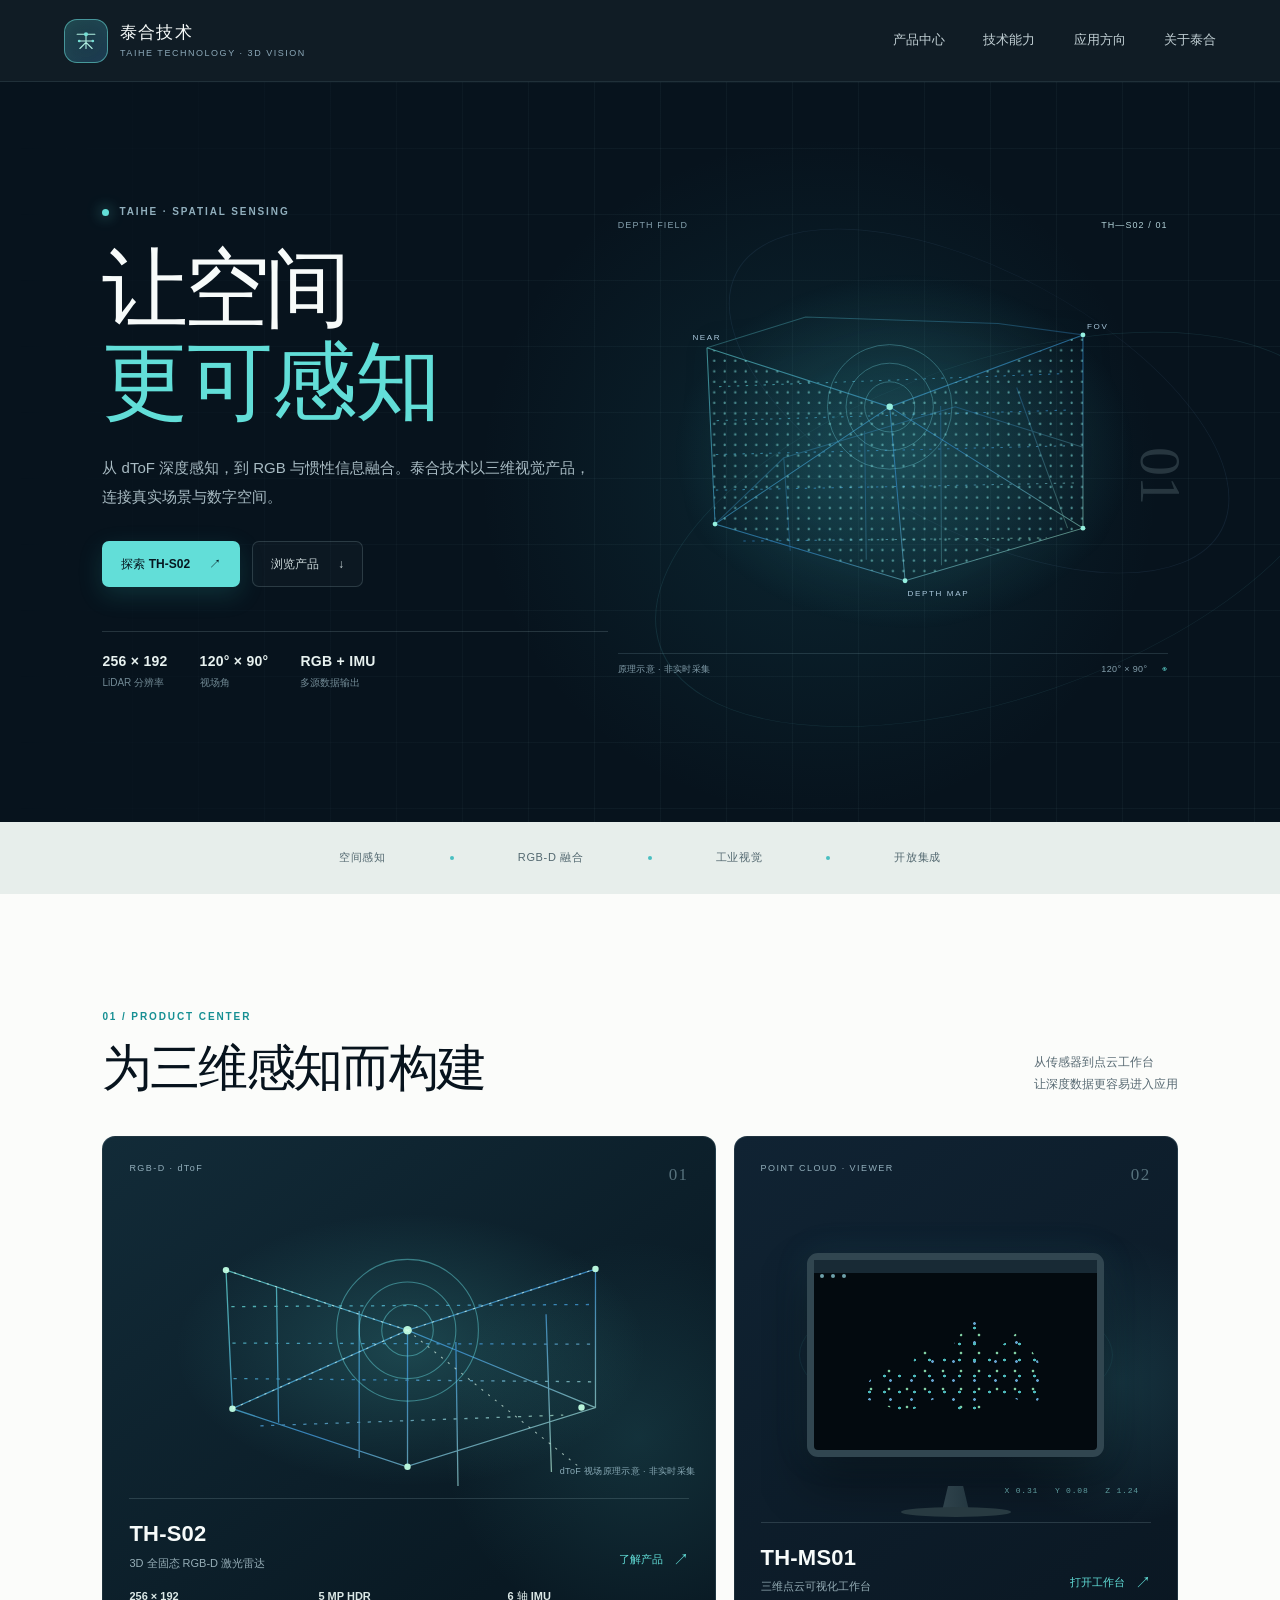
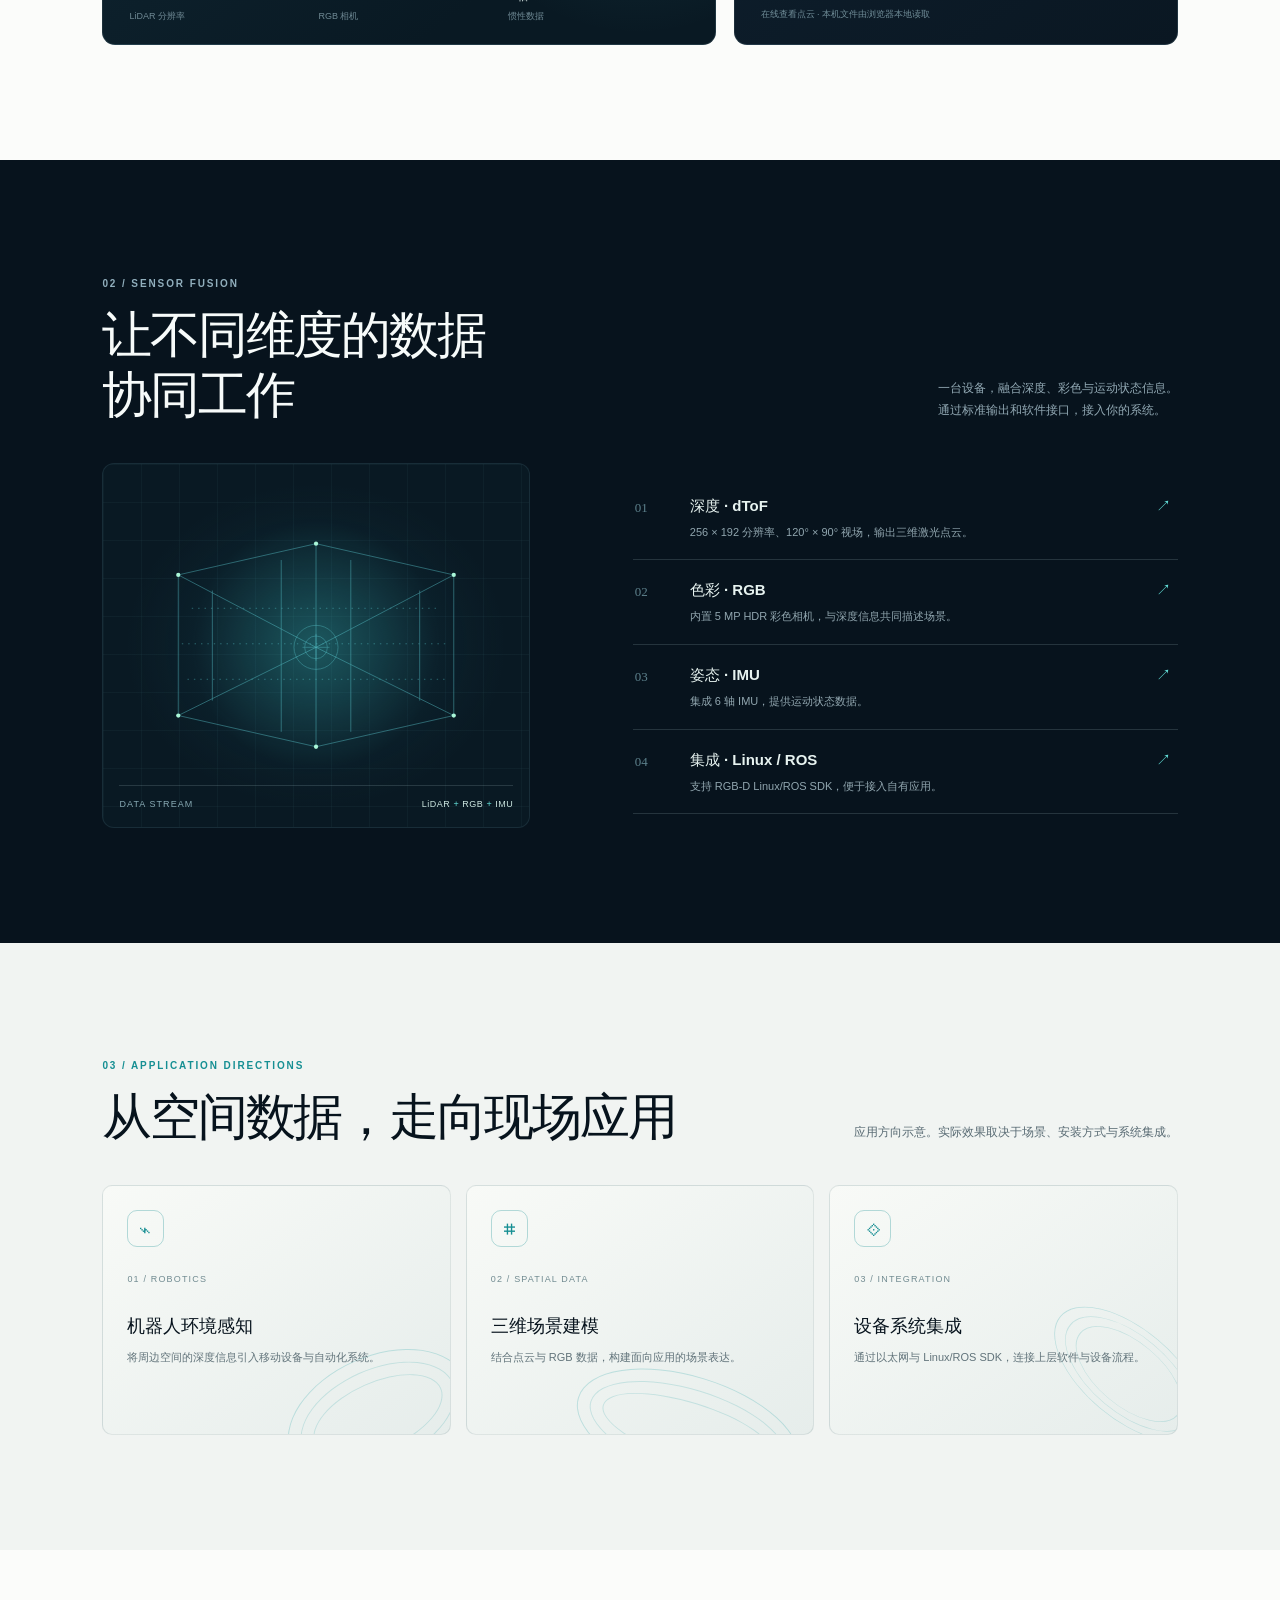
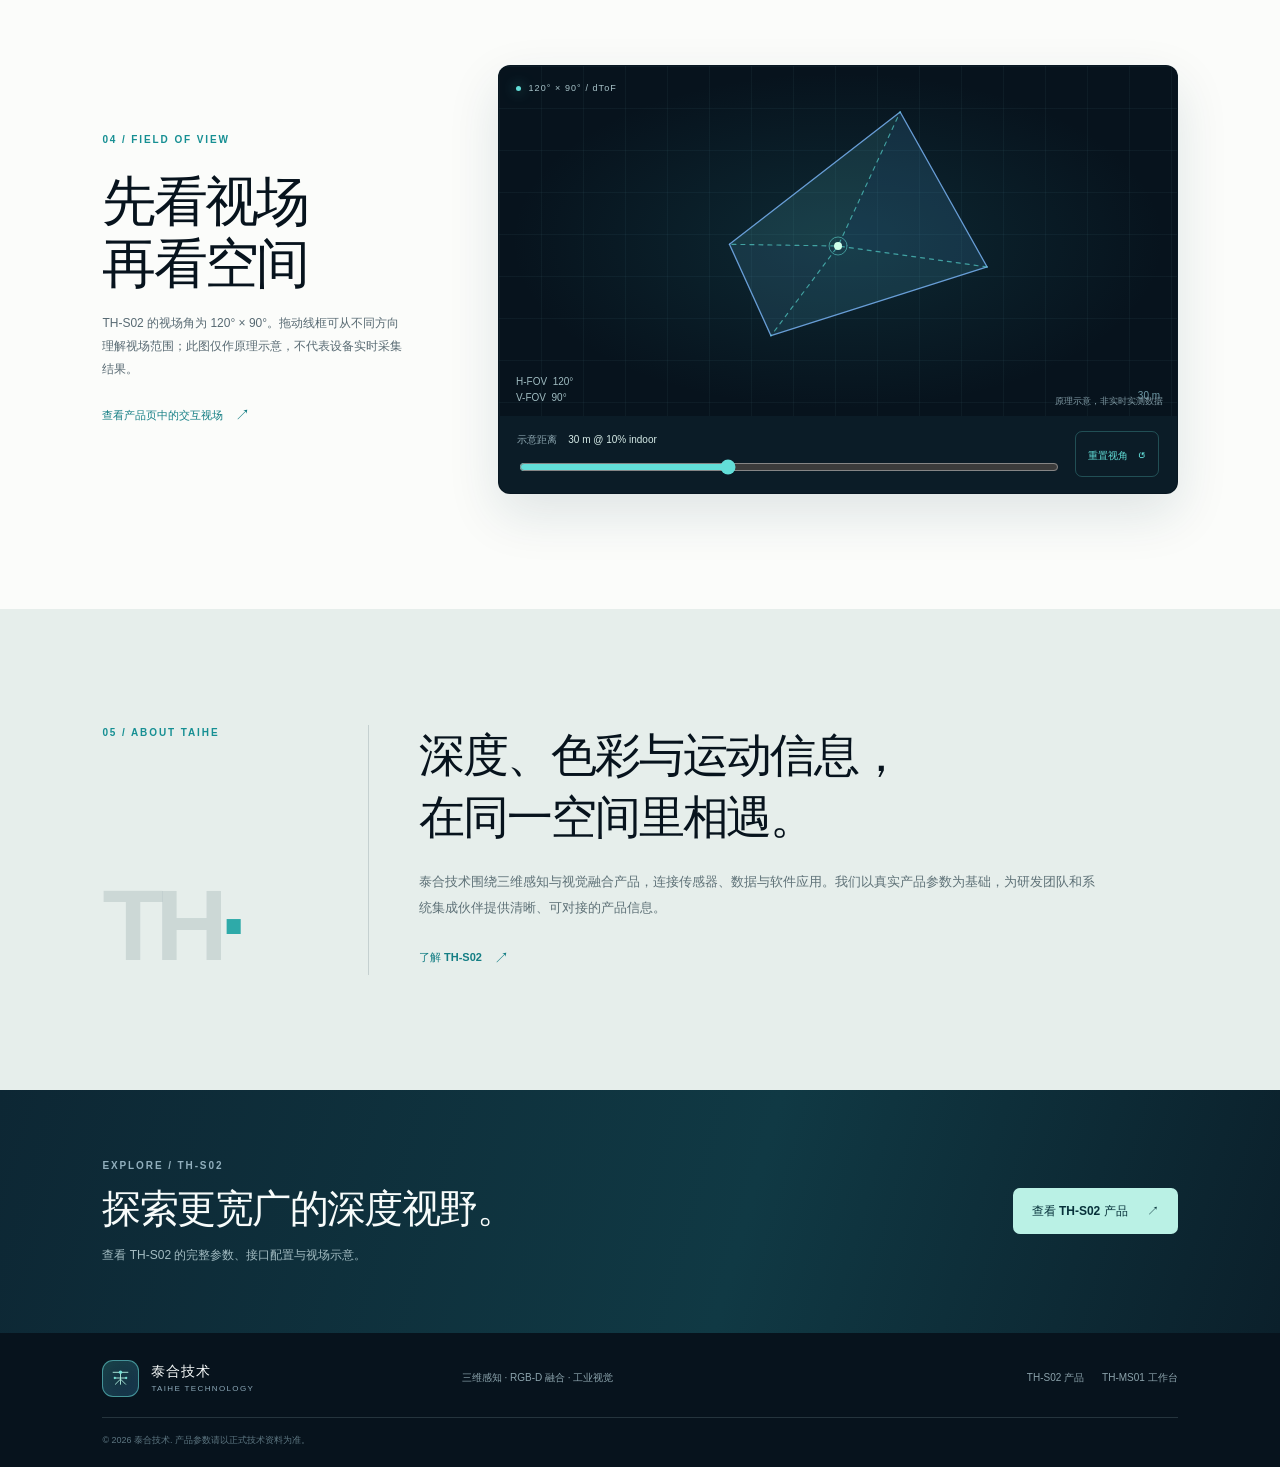
<file: index.html>
<!doctype html>
<html lang="zh-CN">
  <head>
    <meta charset="utf-8">
    <meta name="viewport" content="width=device-width, initial-scale=1">
    <meta name="theme-color" content="#07131d">
    <meta name="description" content="泰合技术专注三维感知与视觉融合产品，了解 TH-S02 RGB-D 激光雷达与 TH-MS01 点云工作台。">
    <title>泰合技术 | 三维感知与视觉融合</title>
    <link rel="icon" href="assets/images/favicon.svg" type="image/svg+xml">
    <link rel="stylesheet" href="assets/css/site.css">
    <script type="module" src="assets/js/site.js"></script>
  </head>
  <body>
    <a class="skip-link" href="#main-content">跳转到主要内容</a>
    <header class="site-header">
      <a class="brand" href="index.html" aria-label="泰合技术首页">
        <span class="brand-mark" aria-hidden="true">
          <svg viewBox="0 0 44 44"><path d="M9 12h26M22 12v21M12 22h20M13 33l9-9 9 9"/><circle cx="22" cy="12" r="3"/><circle cx="12" cy="22" r="2"/><circle cx="32" cy="22" r="2"/></svg>
        </span>
        <span class="brand-words"><strong>泰合技术</strong><small>TAIHE TECHNOLOGY · 3D VISION</small></span>
      </a>
      <button class="menu-toggle" type="button" aria-expanded="false" aria-controls="site-navigation" data-menu-toggle>
        <span></span><span></span><span class="visually-hidden">打开导航菜单</span>
      </button>
      <nav class="site-nav" id="site-navigation" aria-label="主导航" data-site-nav>
        <a href="#products">产品中心</a>
        <a href="#capabilities">技术能力</a>
        <a href="#applications">应用方向</a>
        <a href="#about">关于泰合</a>
      </nav>
    </header>

    <main id="main-content">
      <section class="hero hero-home" aria-labelledby="home-title">
        <div class="hero-backdrop" aria-hidden="true">
          <div class="backdrop-orbit orbit-one"></div>
          <div class="backdrop-orbit orbit-two"></div>
          <div class="backdrop-glow"></div>
        </div>
        <div class="hero-copy">
          <p class="eyebrow"><span class="status-dot"></span> TAIHE · SPATIAL SENSING</p>
          <h1 id="home-title">让空间<br><em>更可感知</em></h1>
          <p class="hero-lede">从 dToF 深度感知，到 RGB 与惯性信息融合。泰合技术以三维视觉产品，连接真实场景与数字空间。</p>
          <div class="hero-actions">
            <a class="button button-primary" href="s02.html">探索 TH-S02 <span aria-hidden="true">↗</span></a>
            <a class="button button-quiet" href="#products">浏览产品 <span aria-hidden="true">↓</span></a>
          </div>
          <div class="hero-spec-strip" aria-label="TH-S02 核心参数">
            <span><strong>256 × 192</strong><small>LiDAR 分辨率</small></span>
            <span><strong>120° × 90°</strong><small>视场角</small></span>
            <span><strong>RGB + IMU</strong><small>多源数据输出</small></span>
          </div>
        </div>
        <div class="hero-visual" aria-label="三维感知视场原理示意">
          <div class="visual-label visual-label-top"><span>DEPTH FIELD</span><b>TH—S02 / 01</b></div>
          <svg class="hero-scan" viewBox="0 0 680 520" role="img" aria-label="由点阵和线框构成的三维视场原理图，不代表实时采集数据">
            <defs>
              <linearGradient id="scan-line" x1="0" y1="0" x2="1" y2="1"><stop stop-color="#68e1dc"/><stop offset=".55" stop-color="#3696df"/><stop offset="1" stop-color="#b1f5c1"/></linearGradient>
              <radialGradient id="scan-glow"><stop stop-color="#56dce3" stop-opacity=".22"/><stop offset="1" stop-color="#56dce3" stop-opacity="0"/></radialGradient>
              <pattern id="scan-dots" width="13" height="13" patternUnits="userSpaceOnUse"><circle cx="2" cy="2" r="1.4" fill="#82e6e2" opacity=".8"/></pattern>
            </defs>
            <ellipse cx="354" cy="270" rx="285" ry="220" fill="url(#scan-glow)"/>
            <g fill="none" stroke="url(#scan-line)" stroke-width="1.3" opacity=".58">
              <path d="M110 142 336 215 575 126M110 142 120 360 355 430 575 365 575 126M120 360 336 215 355 430M336 215 575 365"/>
              <path d="m110 142 122-38 238 8 105 14M120 360l85-82 212-63 158 50M205 278l8 115m92-148 2 159m92-190 1 197m93-220 63 174" opacity=".55"/>
              <path d="M125 190 548 174M122 232 555 219M121 274 563 263M121 318 570 309M155 381 530 377" stroke-dasharray="3 8"/>
            </g>
            <path d="M110 142 336 215 575 126 575 365 355 430 120 360Z" fill="url(#scan-dots)" opacity=".72"/>
            <g fill="#95f0df">
              <circle cx="336" cy="215" r="4"/><circle cx="575" cy="126" r="3"/><circle cx="575" cy="365" r="3"/><circle cx="355" cy="430" r="3"/><circle cx="120" cy="360" r="3"/>
            </g>
            <g fill="none" stroke="#72d8e2" stroke-width="1" opacity=".42"><circle cx="336" cy="215" r="31"/><circle cx="336" cy="215" r="54"/><circle cx="336" cy="215" r="77"/></g>
            <g fill="#a9c7db" font-family="Arial, sans-serif" font-size="10" letter-spacing="2"><text x="92" y="132">NEAR</text><text x="580" y="119">FOV</text><text x="358" y="449">DEPTH MAP</text></g>
          </svg>
          <div class="visual-label visual-label-bottom"><span>原理示意 · 非实时采集</span><span>120° × 90° <i>◉</i></span></div>
          <div class="visual-index" aria-hidden="true">01</div>
        </div>
      </section>

      <section class="trust-ribbon" aria-label="产品组合">
        <span>空间感知</span><i></i><span>RGB-D 融合</span><i></i><span>工业视觉</span><i></i><span>开放集成</span>
      </section>

      <section class="section section-products" id="products" aria-labelledby="products-title">
        <div class="section-heading">
          <div><p class="eyebrow eyebrow-dark">01 / PRODUCT CENTER</p><h2 id="products-title">为三维感知而构建</h2></div>
          <p>从传感器到点云工作台<br>让深度数据更容易进入应用</p>
        </div>
        <div class="product-grid">
          <article class="product-card product-card-main">
            <div class="product-card-top"><span class="product-kicker">RGB-D · dToF</span><span class="product-number">01</span></div>
            <div class="product-art product-art-s02" aria-hidden="true">
              <svg viewBox="0 0 500 270">
                <defs><linearGradient id="product-field" x1="0" y1="0" x2="1" y2="1"><stop stop-color="#69e1dc"/><stop offset=".5" stop-color="#449fe4"/><stop offset="1" stop-color="#c4f1c9"/></linearGradient><radialGradient id="product-field-glow"><stop stop-color="#5addd9" stop-opacity=".2"/><stop offset="1" stop-color="#5addd9" stop-opacity="0"/></radialGradient></defs>
                <ellipse cx="252" cy="143" rx="219" ry="127" fill="url(#product-field-glow)"/>
                <g fill="none" stroke="url(#product-field)" stroke-width="1.2" opacity=".74"><path d="m80 69 169 56 175-57M80 69l6 129 162 54 176-55V68M86 198l163-73 175 72M249 125v127M127 85l2 126m75-104v137m90-108 2 134m82-160 5 147"/><path d="M85 103 422 101M86 137l336 1M87 170l336 3M112 214l282-10" stroke-dasharray="3 7"/></g>
                <g fill="#b7f4da"><circle cx="80" cy="69" r="3"/><circle cx="249" cy="125" r="4"/><circle cx="424" cy="68" r="3"/><circle cx="86" cy="198" r="3"/><circle cx="411" cy="197" r="3"/><circle cx="249" cy="252" r="3"/></g>
                <g fill="none" stroke="#64d7dc" opacity=".47"><circle cx="249" cy="125" r="24"/><circle cx="249" cy="125" r="45"/><circle cx="249" cy="125" r="66"/></g>
                <path d="M249 125 80 69m169 56 175-57m-175 57 162 129m-162-129-163 73" stroke="#e1fff0" stroke-width="1" stroke-dasharray="2 6" opacity=".65"/>
              </svg>
              <span class="art-note">dToF 视场原理示意 · 非实时采集</span>
            </div>
            <div class="product-card-body"><div><h3>TH-S02</h3><p>3D 全固态 RGB-D 激光雷达</p></div><a class="arrow-link" href="s02.html" aria-label="了解 TH-S02">了解产品 <span aria-hidden="true">↗</span></a></div>
            <div class="product-card-stats"><span><b>256 × 192</b><small>LiDAR 分辨率</small></span><span><b>5 MP HDR</b><small>RGB 相机</small></span><span><b>6 轴 IMU</b><small>惯性数据</small></span></div>
          </article>
          <article class="product-card product-card-ms01">
            <div class="product-card-top"><span class="product-kicker">POINT CLOUD · VIEWER</span><span class="product-number">02</span></div>
            <div class="ms01-art" aria-hidden="true">
              <div class="ms01-screen"><span class="screen-dot"></span><span class="screen-dot"></span><span class="screen-dot"></span><div class="screen-cloud"><i></i><i></i><i></i><i></i><i></i><i></i><i></i><i></i><i></i><i></i><i></i><i></i><i></i><i></i><i></i><i></i><i></i></div></div>
              <div class="screen-stand"></div><div class="screen-base"></div>
              <span class="ms01-coordinate">X 0.31&nbsp;&nbsp; Y 0.08&nbsp;&nbsp; Z 1.24</span>
            </div>
            <div class="product-card-body"><div><h3>TH-MS01</h3><p>三维点云可视化工作台</p></div><a class="arrow-link" href="https://wangzirui471-collab.github.io/-/" target="_blank" rel="noopener noreferrer" aria-label="在新窗口打开 TH-MS01 点云工作台">打开工作台 <span aria-hidden="true">↗</span></a></div>
            <p class="product-card-note">在线查看点云 · 本机文件由浏览器本地读取</p>
          </article>
        </div>
      </section>

      <section class="section section-capabilities" id="capabilities" aria-labelledby="capabilities-title">
        <div class="section-heading section-heading-inverse">
          <div><p class="eyebrow">02 / SENSOR FUSION</p><h2 id="capabilities-title">让不同维度的数据<br>协同工作</h2></div>
          <p>一台设备，融合深度、彩色与运动状态信息。<br>通过标准输出和软件接口，接入你的系统。</p>
        </div>
        <div class="capability-layout">
          <div class="capability-visual" aria-hidden="true">
            <svg viewBox="0 0 600 440">
              <defs><radialGradient id="cap-glow"><stop stop-color="#44ded7" stop-opacity=".24"/><stop offset="1" stop-color="#44ded7" stop-opacity="0"/></radialGradient></defs>
              <circle cx="300" cy="220" r="175" fill="url(#cap-glow)"/>
              <g fill="none" stroke="#64d8df" stroke-width="1" opacity=".55"><path d="M106 121 300 77l194 44v198l-194 44-194-44z"/><path d="M106 121l194 102 194-102M106 319l194-96 194 96M300 77v146m0 0v140M154 143v155m97-198v242m98-242v242m97-199v155"/><path d="M125 168h350M111 218h378M119 268h362" stroke-dasharray="2 7"/></g>
              <g fill="#aaf7d8"><circle cx="300" cy="77" r="3"/><circle cx="106" cy="121" r="3"/><circle cx="494" cy="121" r="3"/><circle cx="106" cy="319" r="3"/><circle cx="494" cy="319" r="3"/><circle cx="300" cy="363" r="3"/></g>
              <g stroke="#64d8df" stroke-width="1" opacity=".45"><path d="M281 223h38M300 204v38"/><circle cx="300" cy="223" r="16" fill="none"/><circle cx="300" cy="223" r="31" fill="none"/></g>
            </svg>
            <div class="capability-readout"><span>DATA STREAM</span><b>LiDAR <i>+</i> RGB <i>+</i> IMU</b></div>
          </div>
          <div class="capability-list">
            <article><span class="capability-index">01</span><div><h3>深度 · dToF</h3><p>256 × 192 分辨率、120° × 90° 视场，输出三维激光点云。</p></div><span class="capability-mark">↗</span></article>
            <article><span class="capability-index">02</span><div><h3>色彩 · RGB</h3><p>内置 5 MP HDR 彩色相机，与深度信息共同描述场景。</p></div><span class="capability-mark">↗</span></article>
            <article><span class="capability-index">03</span><div><h3>姿态 · IMU</h3><p>集成 6 轴 IMU，提供运动状态数据。</p></div><span class="capability-mark">↗</span></article>
            <article><span class="capability-index">04</span><div><h3>集成 · Linux / ROS</h3><p>支持 RGB-D Linux/ROS SDK，便于接入自有应用。</p></div><span class="capability-mark">↗</span></article>
          </div>
        </div>
      </section>

      <section class="section section-applications" id="applications" aria-labelledby="applications-title">
        <div class="section-heading">
          <div><p class="eyebrow eyebrow-dark">03 / APPLICATION DIRECTIONS</p><h2 id="applications-title">从空间数据，走向现场应用</h2></div>
          <p>应用方向示意。实际效果取决于场景、安装方式与系统集成。</p>
        </div>
        <div class="application-grid">
          <article class="application-card"><div class="application-icon" aria-hidden="true">⌁</div><span>01 / ROBOTICS</span><h3>机器人环境感知</h3><p>将周边空间的深度信息引入移动设备与自动化系统。</p><div class="application-lines" aria-hidden="true"></div></article>
          <article class="application-card"><div class="application-icon" aria-hidden="true">⌗</div><span>02 / SPATIAL DATA</span><h3>三维场景建模</h3><p>结合点云与 RGB 数据，构建面向应用的场景表达。</p><div class="application-lines application-lines-two" aria-hidden="true"></div></article>
          <article class="application-card"><div class="application-icon" aria-hidden="true">⟐</div><span>03 / INTEGRATION</span><h3>设备系统集成</h3><p>通过以太网与 Linux/ROS SDK，连接上层软件与设备流程。</p><div class="application-lines application-lines-three" aria-hidden="true"></div></article>
        </div>
      </section>

      <section class="section section-fov" aria-labelledby="fov-title">
        <div class="fov-copy">
          <p class="eyebrow eyebrow-dark">04 / FIELD OF VIEW</p>
          <h2 id="fov-title">先看视场<br>再看空间</h2>
          <p>TH-S02 的视场角为 120° × 90°。拖动线框可从不同方向理解视场范围；此图仅作原理示意，不代表设备实时采集结果。</p>
          <a class="text-link" href="s02.html#field-of-view">查看产品页中的交互视场 <span aria-hidden="true">↗</span></a>
        </div>
        <div class="fov-demo" data-fov-demo>
          <div class="fov-stage">
            <canvas class="fov-canvas" width="840" height="520" tabindex="0" aria-keyshortcuts="ArrowLeft ArrowRight ArrowUp ArrowDown" aria-label="TH-S02 120度乘90度视场原理示意，使用方向键旋转，鼠标或触摸拖动旋转查看"></canvas>
            <div class="fov-badge"><span class="status-dot"></span> 120° × 90° / dToF</div>
            <p class="fov-caveat">原理示意，非实时实测数据</p>
          </div>
          <div class="fov-controls">
            <label for="home-fov-distance">示意距离 <strong data-fov-distance-label>30 m @ 10% indoor</strong></label>
            <input id="home-fov-distance" type="range" min="5" max="70" step="1" value="30" data-fov-distance aria-label="调节视场示意距离">
            <button type="button" class="reset-button" data-fov-reset>重置视角 <span aria-hidden="true">↺</span></button>
          </div>
        </div>
      </section>

      <section class="section section-about" id="about" aria-labelledby="about-title">
        <div class="about-aside"><p class="eyebrow eyebrow-dark">05 / ABOUT TAIHE</p><span class="about-aside-mark" aria-hidden="true">TH<span>·</span></span></div>
        <div class="about-main"><h2 id="about-title">深度、色彩与运动信息，<br>在同一空间里相遇。</h2><p>泰合技术围绕三维感知与视觉融合产品，连接传感器、数据与软件应用。我们以真实产品参数为基础，为研发团队和系统集成伙伴提供清晰、可对接的产品信息。</p><a class="text-link" href="s02.html">了解 TH-S02 <span aria-hidden="true">↗</span></a></div>
      </section>

      <section class="contact-band" aria-labelledby="explore-title">
        <div><p class="eyebrow">EXPLORE / TH-S02</p><h2 id="explore-title">探索更宽广的深度视野。</h2><p>查看 TH-S02 的完整参数、接口配置与视场示意。</p></div>
        <div class="contact-action"><a class="button button-light" href="s02.html">查看 TH-S02 产品 <span aria-hidden="true">↗</span></a></div>
      </section>
    </main>

    <footer class="site-footer">
      <a class="brand brand-footer" href="index.html" aria-label="泰合技术首页"><span class="brand-mark" aria-hidden="true"><svg viewBox="0 0 44 44"><path d="M9 12h26M22 12v21M12 22h20M13 33l9-9 9 9"/><circle cx="22" cy="12" r="3"/><circle cx="12" cy="22" r="2"/><circle cx="32" cy="22" r="2"/></svg></span><span class="brand-words"><strong>泰合技术</strong><small>TAIHE TECHNOLOGY</small></span></a>
      <p>三维感知 · RGB-D 融合 · 工业视觉</p>
      <div class="footer-links"><a href="s02.html">TH-S02 产品</a><a href="https://wangzirui471-collab.github.io/-/" target="_blank" rel="noopener noreferrer">TH-MS01 工作台</a></div>
      <small class="copyright">© <span data-current-year>2026</span> 泰合技术. 产品参数请以正式技术资料为准。</small>
    </footer>
  </body>
</html>
</file>
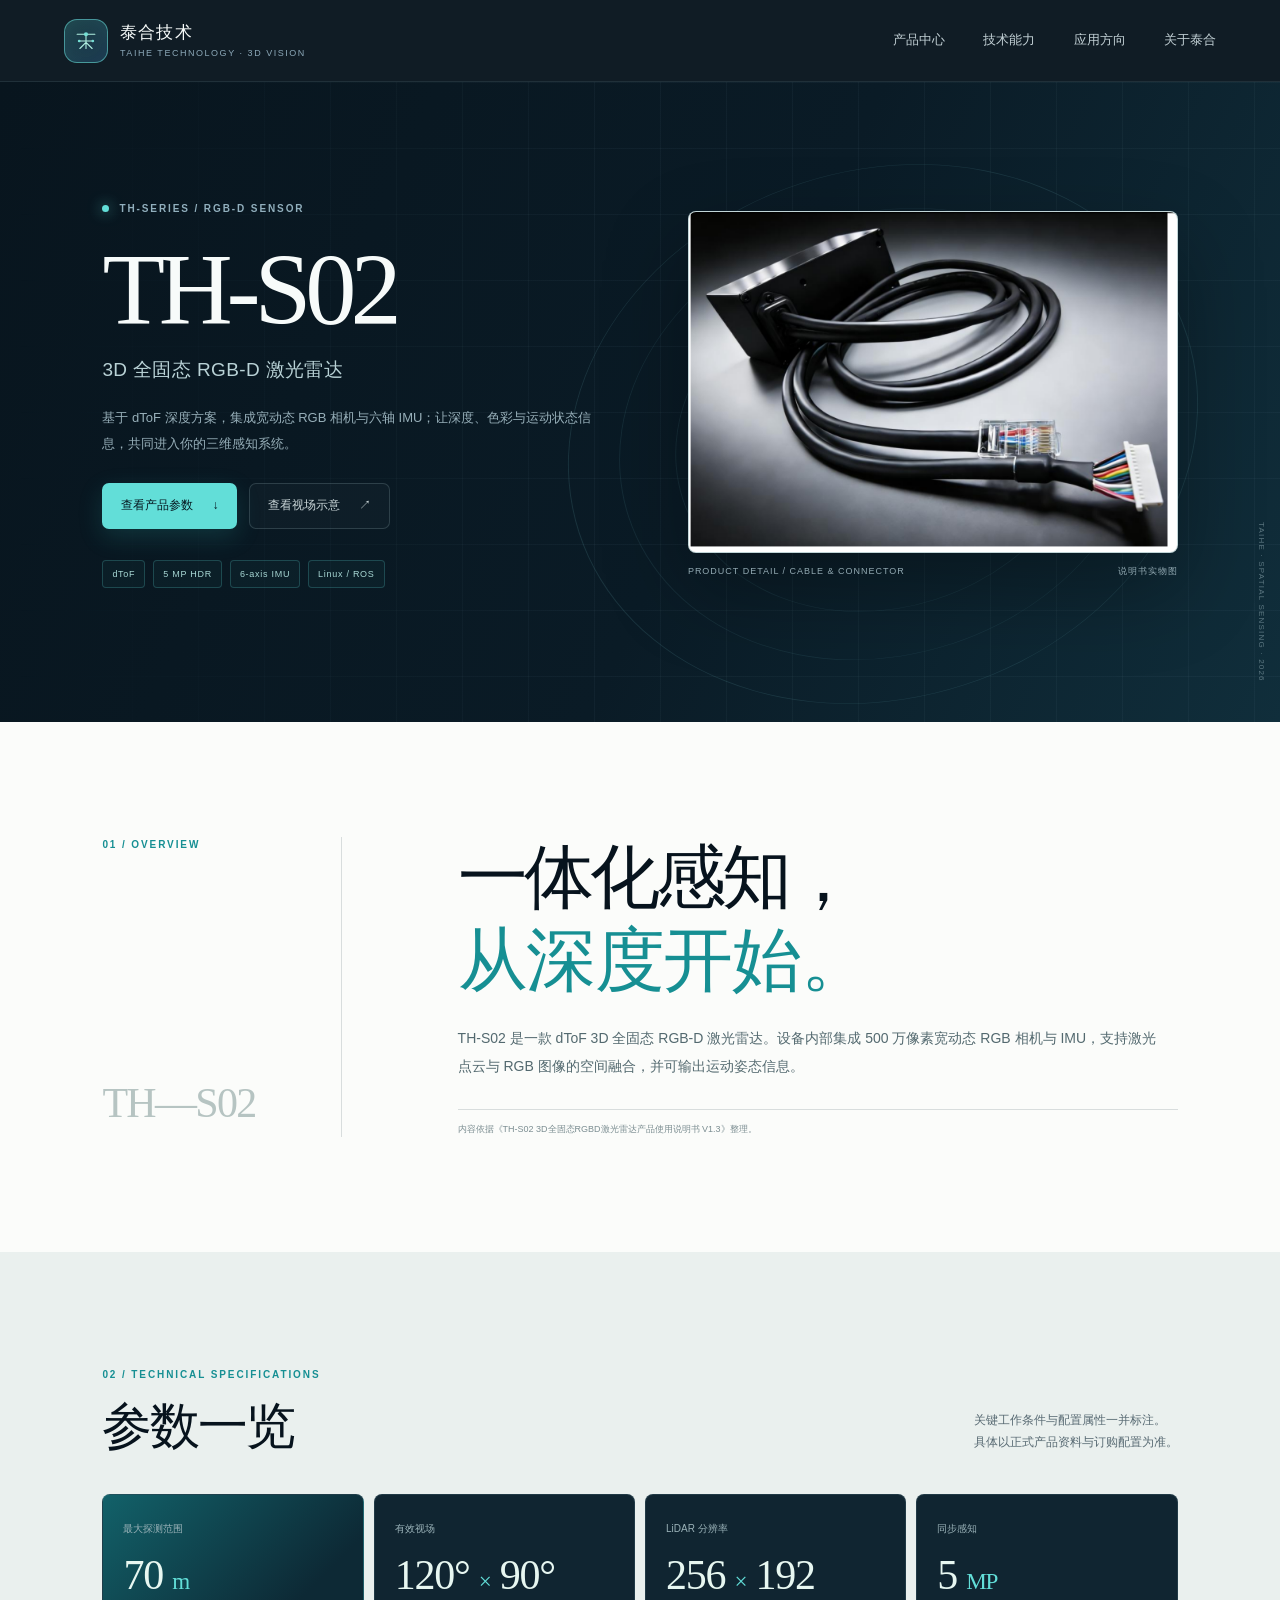
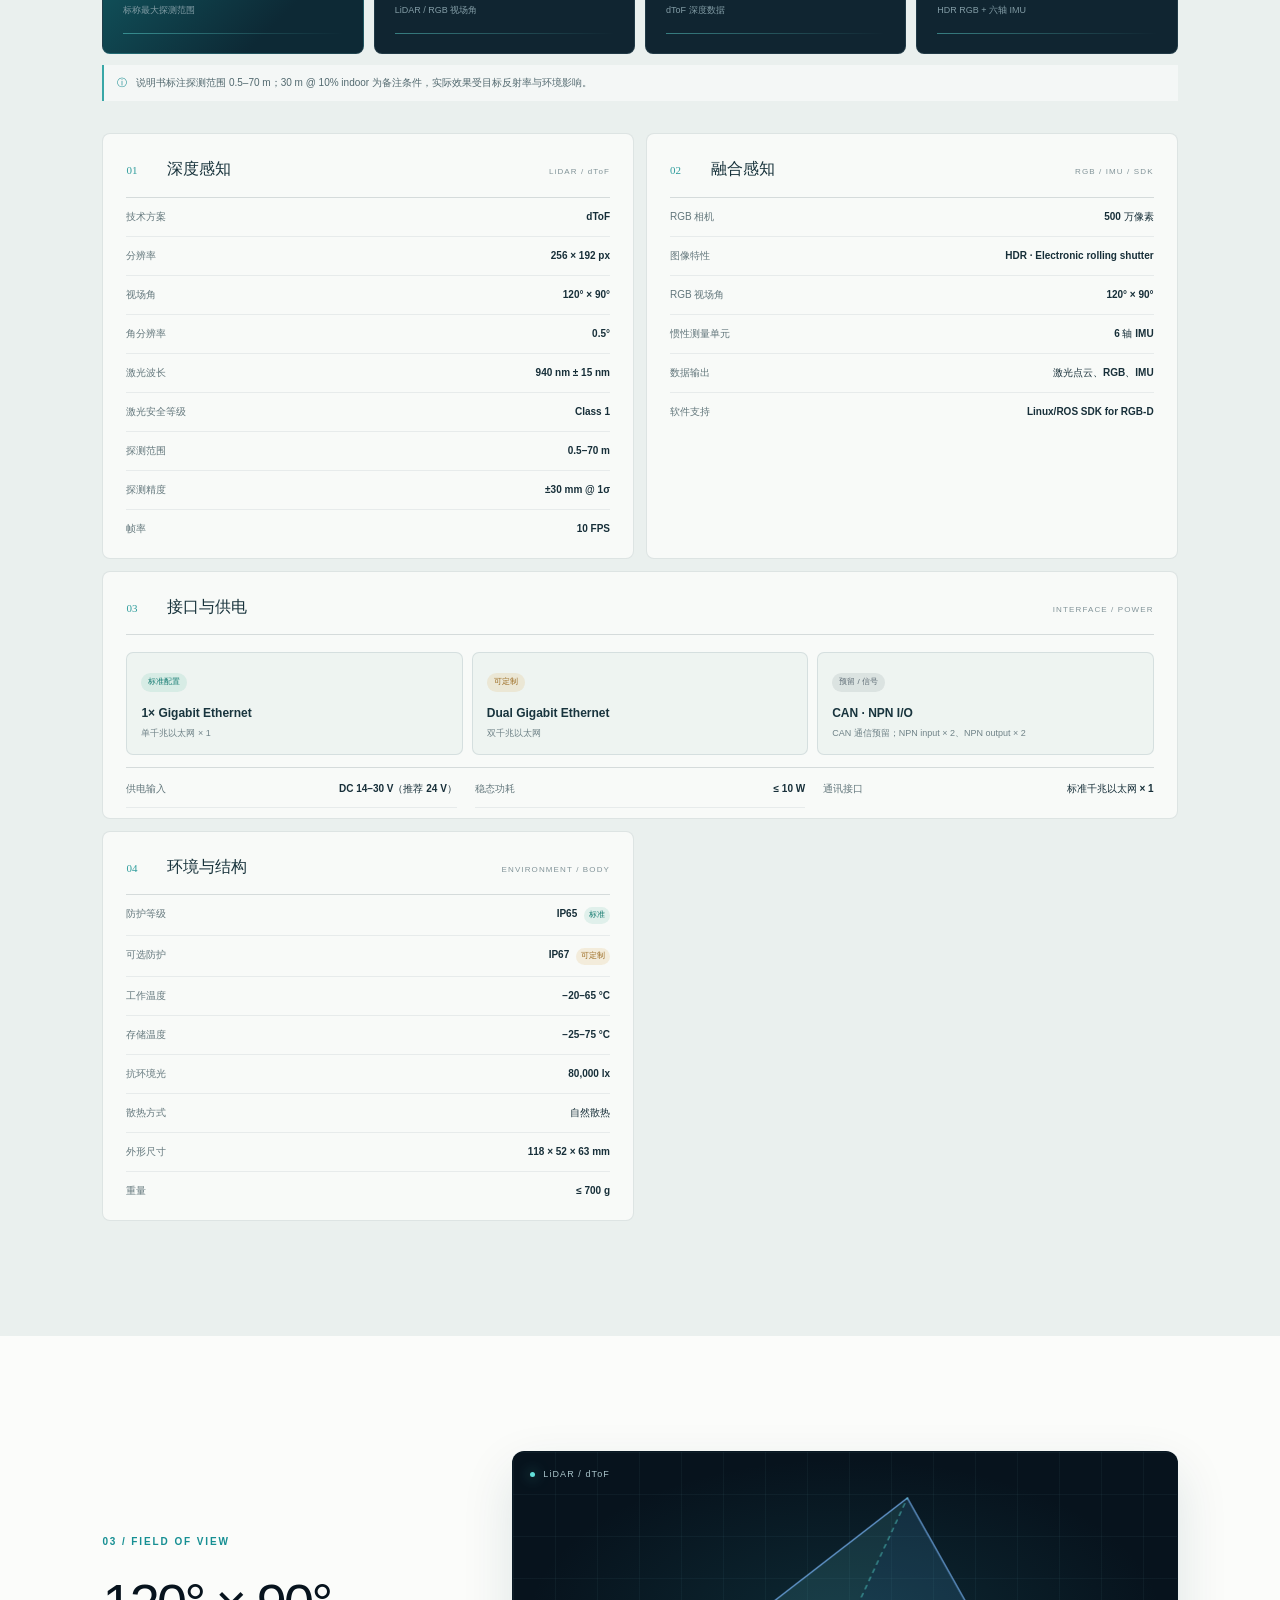
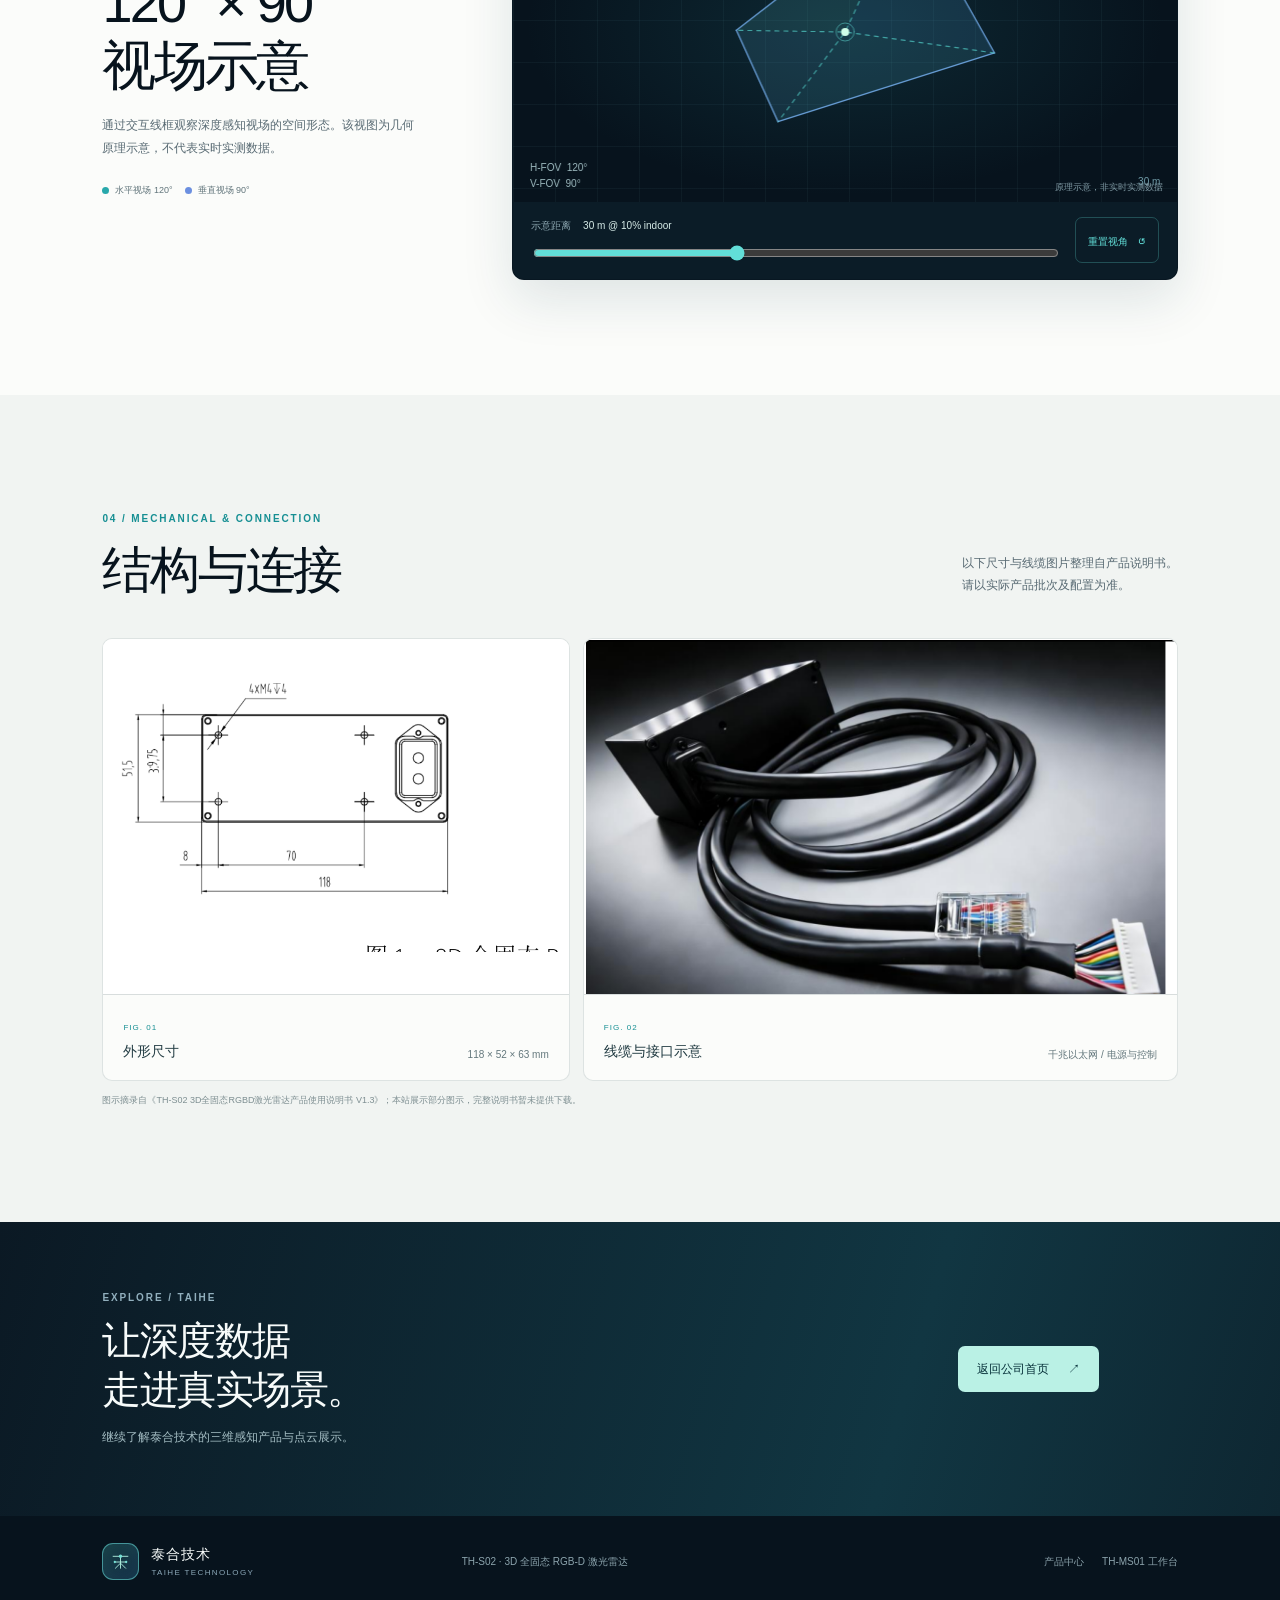
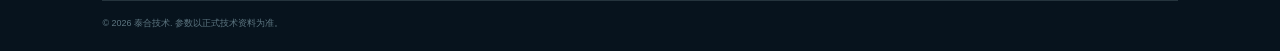
<file: s02.html>
<!doctype html>
<html lang="zh-CN">
  <head>
    <meta charset="utf-8">
    <meta name="viewport" content="width=device-width, initial-scale=1">
    <meta name="theme-color" content="#07131d">
    <meta name="description" content="TH-S02 是一款基于 dToF 的 3D 全固态 RGB-D 激光雷达，集成 5 MP RGB 相机与六轴 IMU。">
    <title>TH-S02 RGB-D 激光雷达 | 泰合技术</title>
    <link rel="icon" href="assets/images/favicon.svg" type="image/svg+xml">
    <link rel="stylesheet" href="assets/css/site.css">
    <script type="module" src="assets/js/site.js"></script>
  </head>
  <body>
    <a class="skip-link" href="#main-content">跳转到主要内容</a>
    <header class="site-header">
      <a class="brand" href="index.html" aria-label="泰合技术首页">
        <span class="brand-mark" aria-hidden="true"><svg viewBox="0 0 44 44"><path d="M9 12h26M22 12v21M12 22h20M13 33l9-9 9 9"/><circle cx="22" cy="12" r="3"/><circle cx="12" cy="22" r="2"/><circle cx="32" cy="22" r="2"/></svg></span>
        <span class="brand-words"><strong>泰合技术</strong><small>TAIHE TECHNOLOGY · 3D VISION</small></span>
      </a>
      <button class="menu-toggle" type="button" aria-expanded="false" aria-controls="site-navigation" data-menu-toggle><span></span><span></span><span class="visually-hidden">打开导航菜单</span></button>
      <nav class="site-nav" id="site-navigation" aria-label="主导航" data-site-nav>
        <a href="index.html#products">产品中心</a>
        <a href="index.html#capabilities">技术能力</a>
        <a href="index.html#applications">应用方向</a>
        <a href="index.html#about">关于泰合</a>
      </nav>
    </header>

    <main id="main-content">
      <section class="product-hero" aria-labelledby="s02-title">
        <div class="product-hero-grid" aria-hidden="true"></div>
        <div class="product-hero-copy">
          <p class="eyebrow"><span class="status-dot"></span> TH-SERIES / RGB-D SENSOR</p>
          <h1 id="s02-title">TH-S02</h1>
          <p class="product-hero-subtitle">3D 全固态 RGB-D 激光雷达</p>
          <p class="product-hero-lede">基于 dToF 深度方案，集成宽动态 RGB 相机与六轴 IMU；让深度、色彩与运动状态信息，共同进入你的三维感知系统。</p>
          <div class="hero-actions"><a class="button button-primary" href="#specifications">查看产品参数 <span aria-hidden="true">↓</span></a><a class="button button-quiet" href="#field-of-view">查看视场示意 <span aria-hidden="true">↗</span></a></div>
          <div class="product-hero-tags"><span>dToF</span><span>5 MP HDR</span><span>6-axis IMU</span><span>Linux / ROS</span></div>
        </div>
        <figure class="product-hero-photo">
          <div class="photo-frame"><img src="assets/images/s02-interface-cable.png" alt="TH-S02 说明书所示的设备后部与线缆连接实物图；此图展示线缆和接口侧，不代表产品正面外观"></div>
          <figcaption><span>PRODUCT DETAIL / CABLE & CONNECTOR</span><span>说明书实物图</span></figcaption>
        </figure>
        <div class="hero-vertical-label" aria-hidden="true">TAIHE · SPATIAL SENSING · 2026</div>
      </section>

      <section class="product-intro section" aria-labelledby="s02-intro-title">
        <div class="product-intro-label"><p class="eyebrow eyebrow-dark">01 / OVERVIEW</p><span>TH—S02</span></div>
        <div class="product-intro-main"><h2 id="s02-intro-title">一体化感知，<br><em>从深度开始。</em></h2><p>TH-S02 是一款 dToF 3D 全固态 RGB-D 激光雷达。设备内部集成 500 万像素宽动态 RGB 相机与 IMU，支持激光点云与 RGB 图像的空间融合，并可输出运动姿态信息。</p><div class="intro-footnote">内容依据《TH-S02 3D全固态RGBD激光雷达产品使用说明书 V1.3》整理。</div></div>
      </section>

      <section class="section section-specs" id="specifications" aria-labelledby="specs-title">
        <div class="section-heading">
          <div><p class="eyebrow eyebrow-dark">02 / TECHNICAL SPECIFICATIONS</p><h2 id="specs-title">参数一览</h2></div>
          <p>关键工作条件与配置属性一并标注。<br>具体以正式产品资料与订购配置为准。</p>
        </div>
        <div class="spec-hero-grid">
          <article class="spec-highlight spec-highlight-primary"><span>最大探测范围</span><strong>70 <small>m</small></strong><p>标称最大探测范围</p><div class="spec-line"></div></article>
          <article class="spec-highlight"><span>有效视场</span><strong>120° <small>×</small> 90°</strong><p>LiDAR / RGB 视场角</p><div class="spec-line"></div></article>
          <article class="spec-highlight"><span>LiDAR 分辨率</span><strong>256 <small>×</small> 192</strong><p>dToF 深度数据</p><div class="spec-line"></div></article>
          <article class="spec-highlight"><span>同步感知</span><strong>5 <small>MP</small></strong><p>HDR RGB + 六轴 IMU</p><div class="spec-line"></div></article>
        </div>
        <p class="range-condition"><span aria-hidden="true">ⓘ</span> 说明书标注探测范围 0.5–70 m；30 m @ 10% indoor 为备注条件，实际效果受目标反射率与环境影响。</p>
        <div class="spec-table-wrap">
          <div class="spec-group">
            <div class="spec-group-heading"><span>01</span><h3>深度感知</h3><small>LiDAR / dToF</small></div>
            <dl class="spec-list">
              <div><dt>技术方案</dt><dd>dToF</dd></div>
              <div><dt>分辨率</dt><dd>256 × 192 px</dd></div>
              <div><dt>视场角</dt><dd>120° × 90°</dd></div>
              <div><dt>角分辨率</dt><dd>0.5°</dd></div>
              <div><dt>激光波长</dt><dd>940 nm ± 15 nm</dd></div>
              <div><dt>激光安全等级</dt><dd>Class 1</dd></div>
              <div><dt>探测范围</dt><dd>0.5–70 m</dd></div>
              <div><dt>探测精度</dt><dd>±30 mm @ 1σ</dd></div>
              <div><dt>帧率</dt><dd>10 FPS</dd></div>
            </dl>
          </div>
          <div class="spec-group">
            <div class="spec-group-heading"><span>02</span><h3>融合感知</h3><small>RGB / IMU / SDK</small></div>
            <dl class="spec-list">
              <div><dt>RGB 相机</dt><dd>500 万像素</dd></div>
              <div><dt>图像特性</dt><dd>HDR · Electronic rolling shutter</dd></div>
              <div><dt>RGB 视场角</dt><dd>120° × 90°</dd></div>
              <div><dt>惯性测量单元</dt><dd>6 轴 IMU</dd></div>
              <div><dt>数据输出</dt><dd>激光点云、RGB、IMU</dd></div>
              <div><dt>软件支持</dt><dd>Linux/ROS SDK for RGB-D</dd></div>
            </dl>
          </div>
          <div class="spec-group spec-group-wide">
            <div class="spec-group-heading"><span>03</span><h3>接口与供电</h3><small>INTERFACE / POWER</small></div>
            <div class="interface-configs">
              <article class="interface-config" data-status="standard"><span class="status-label">标准配置</span><h4>1× Gigabit Ethernet</h4><p>单千兆以太网 × 1</p></article>
              <article class="interface-config" data-status="custom"><span class="status-label">可定制</span><h4>Dual Gigabit Ethernet</h4><p>双千兆以太网</p></article>
              <article class="interface-config" data-status="reserved"><span class="status-label">预留 / 信号</span><h4>CAN · NPN I/O</h4><p>CAN 通信预留；NPN input × 2、NPN output × 2</p></article>
            </div>
            <dl class="spec-list spec-list-compact">
              <div><dt>供电输入</dt><dd>DC 14–30 V（推荐 24 V）</dd></div>
              <div><dt>稳态功耗</dt><dd>≤ 10 W</dd></div>
              <div><dt>通讯接口</dt><dd>标准千兆以太网 × 1</dd></div>
            </dl>
          </div>
          <div class="spec-group">
            <div class="spec-group-heading"><span>04</span><h3>环境与结构</h3><small>ENVIRONMENT / BODY</small></div>
            <dl class="spec-list">
              <div><dt>防护等级</dt><dd>IP65 <span class="inline-badge">标准</span></dd></div>
              <div><dt>可选防护</dt><dd>IP67 <span class="inline-badge inline-badge-custom">可定制</span></dd></div>
              <div><dt>工作温度</dt><dd>−20–65 °C</dd></div>
              <div><dt>存储温度</dt><dd>−25–75 °C</dd></div>
              <div><dt>抗环境光</dt><dd>80,000 lx</dd></div>
              <div><dt>散热方式</dt><dd>自然散热</dd></div>
              <div><dt>外形尺寸</dt><dd>118 × 52 × 63 mm</dd></div>
              <div><dt>重量</dt><dd>≤ 700 g</dd></div>
            </dl>
          </div>
        </div>
      </section>

      <section class="section section-fov product-fov-section" id="field-of-view" aria-labelledby="product-fov-title">
        <div class="fov-copy"><p class="eyebrow eyebrow-dark">03 / FIELD OF VIEW</p><h2 id="product-fov-title">120° × 90°<br>视场示意</h2><p>通过交互线框观察深度感知视场的空间形态。该视图为几何原理示意，不代表实时实测数据。</p><div class="fov-legend"><span><i></i>水平视场 120°</span><span><i></i>垂直视场 90°</span></div></div>
        <div class="fov-demo" data-fov-demo>
          <div class="fov-stage"><canvas class="fov-canvas" width="840" height="520" tabindex="0" aria-keyshortcuts="ArrowLeft ArrowRight ArrowUp ArrowDown" aria-label="TH-S02 120度乘90度视场原理示意，使用方向键旋转，鼠标或触摸拖动旋转查看"></canvas><div class="fov-badge"><span class="status-dot"></span> LiDAR / dToF</div><p class="fov-caveat">原理示意，非实时实测数据</p></div>
          <div class="fov-controls"><label for="s02-fov-distance">示意距离 <strong data-fov-distance-label>30 m @ 10% indoor</strong></label><input id="s02-fov-distance" type="range" min="5" max="70" step="1" value="30" data-fov-distance aria-label="调节视场示意距离"><button type="button" class="reset-button" data-fov-reset>重置视角 <span aria-hidden="true">↺</span></button></div>
        </div>
      </section>

      <section class="section section-connection" aria-labelledby="connection-title">
        <div class="section-heading"><div><p class="eyebrow eyebrow-dark">04 / MECHANICAL & CONNECTION</p><h2 id="connection-title">结构与连接</h2></div><p>以下尺寸与线缆图片整理自产品说明书。<br>请以实际产品批次及配置为准。</p></div>
        <div class="detail-grid">
          <figure class="detail-card detail-dimensions"><div class="detail-image detail-image-dimensions"><img src="assets/images/s02-dimensions.png" alt="TH-S02 产品结构尺寸图，展示设备多个视角及安装孔位，单位为毫米"></div><figcaption><div><span class="detail-index">FIG. 01</span><h3>外形尺寸</h3></div><p>118 × 52 × 63 mm</p></figcaption></figure>
          <figure class="detail-card detail-cable"><div class="detail-image"><img src="assets/images/s02-interface-cable.png" alt="TH-S02 说明书中的设备与以太网及电源控制线缆实物图"></div><figcaption><div><span class="detail-index">FIG. 02</span><h3>线缆与接口示意</h3></div><p>千兆以太网 / 电源与控制</p></figcaption></figure>
        </div>
        <p class="image-source-note">图示摘录自《TH-S02 3D全固态RGBD激光雷达产品使用说明书 V1.3》；本站展示部分图示，完整说明书暂未提供下载。</p>
      </section>

      <section class="product-cta" aria-labelledby="product-explore-title">
        <div><p class="eyebrow">EXPLORE / TAIHE</p><h2 id="product-explore-title">让深度数据<br>走进真实场景。</h2><p>继续了解泰合技术的三维感知产品与点云展示。</p></div>
        <div class="cta-aside"><a class="button button-light" href="index.html">返回公司首页 <span aria-hidden="true">↗</span></a></div>
      </section>
    </main>

    <footer class="site-footer"><a class="brand brand-footer" href="index.html" aria-label="泰合技术首页"><span class="brand-mark" aria-hidden="true"><svg viewBox="0 0 44 44"><path d="M9 12h26M22 12v21M12 22h20M13 33l9-9 9 9"/><circle cx="22" cy="12" r="3"/><circle cx="12" cy="22" r="2"/><circle cx="32" cy="22" r="2"/></svg></span><span class="brand-words"><strong>泰合技术</strong><small>TAIHE TECHNOLOGY</small></span></a><p>TH-S02 · 3D 全固态 RGB-D 激光雷达</p><div class="footer-links"><a href="index.html#products">产品中心</a><a href="https://wangzirui471-collab.github.io/-/" target="_blank" rel="noopener noreferrer">TH-MS01 工作台</a></div><small class="copyright">© <span data-current-year>2026</span> 泰合技术. 参数以正式技术资料为准。</small></footer>
  </body>
</html>
</file>
<file: assets/css/site.css>
:root {
  color-scheme: light;
  --ink: #07131d;
  --ink-soft: #0d202b;
  --ink-card: #102531;
  --paper: #f1f4f2;
  --paper-bright: #fbfcfa;
  --white: #f7fbfa;
  --muted: #7d9099;
  --muted-dark: #586a73;
  --line-dark: rgba(191, 222, 226, 0.16);
  --line-light: rgba(14, 43, 55, 0.15);
  --teal: #62ded8;
  --teal-dark: #168f93;
  --blue: #75a9e9;
  --mint: #b7f1d5;
  --serif: "Iowan Old Style", "Palatino Linotype", "Noto Serif CJK SC", serif;
  font-family: Inter, "Aptos", "Segoe UI", "Microsoft YaHei", sans-serif;
  font-synthesis: none;
  text-rendering: optimizeLegibility;
}

* { box-sizing: border-box; }
html { scroll-behavior: smooth; scroll-padding-top: 92px; }
body { margin: 0; background: var(--paper); color: var(--ink); line-height: 1.6; }
button, input { font: inherit; }
button, a { -webkit-tap-highlight-color: transparent; }
a { color: inherit; text-decoration: none; }
img, svg, canvas { display: block; }
img { max-width: 100%; }
::selection { color: var(--ink); background: var(--teal); }

.visually-hidden, .skip-link:not(:focus) { position: absolute; width: 1px; height: 1px; padding: 0; margin: -1px; overflow: hidden; clip: rect(0, 0, 0, 0); white-space: nowrap; border: 0; }
.skip-link:focus { position: fixed; z-index: 100; top: 12px; left: 12px; padding: 12px 16px; color: var(--ink); background: var(--teal); border-radius: 8px; }

.site-header { position: sticky; z-index: 50; top: 0; display: flex; align-items: center; justify-content: space-between; min-height: 82px; padding: 13px clamp(22px, 5vw, 84px); color: var(--white); background: rgba(7, 19, 29, 0.96); border-bottom: 1px solid rgba(164, 206, 216, 0.11); backdrop-filter: blur(18px); }
.brand { display: inline-flex; align-items: center; gap: 12px; min-width: max-content; }
.brand-mark { display: grid; width: 44px; height: 44px; place-items: center; border: 1px solid rgba(105, 224, 220, .56); border-radius: 13px; background: linear-gradient(145deg, rgba(85, 218, 215, .2), rgba(54, 119, 179, .27)); box-shadow: inset 0 0 24px rgba(75, 199, 207, .08); }
.brand-mark svg { width: 30px; height: 30px; fill: none; stroke: #b1f1e1; stroke-linecap: round; stroke-linejoin: round; stroke-width: 1.6; }
.brand-mark svg circle { fill: #75dfd5; stroke: none; }
.brand-words { display: grid; line-height: 1.18; }
.brand-words strong { font-size: 17px; font-weight: 650; letter-spacing: .07em; }
.brand-words small { margin-top: 5px; color: #8ca8b8; font-size: 9px; letter-spacing: .17em; }
.site-nav { display: flex; align-items: center; gap: clamp(20px, 3vw, 46px); color: #c2d0d5; font-size: 13px; }
.site-nav a { transition: color .2s ease; }
.site-nav a:hover, .site-nav a:focus-visible { color: var(--teal); }
.site-nav .nav-contact { padding: 10px 14px; color: var(--teal); border: 1px solid rgba(98, 222, 216, .34); border-radius: 8px; }
.nav-contact span { margin-left: 10px; }
.menu-toggle { display: none; }

.hero { position: relative; overflow: hidden; color: var(--white); background: var(--ink); }
.hero-home { display: grid; min-height: min(740px, calc(100svh - 82px)); grid-template-columns: minmax(0, .94fr) minmax(430px, 1.06fr); align-items: center; padding: 55px clamp(22px, 8vw, 140px) 64px; isolation: isolate; }
.hero-home::before, .product-hero::before { position: absolute; z-index: -1; inset: 0; background-image: linear-gradient(rgba(147, 192, 204, .05) 1px, transparent 1px), linear-gradient(90deg, rgba(147, 192, 204, .05) 1px, transparent 1px); background-size: 66px 66px; mask-image: linear-gradient(90deg, transparent, #000 45%, #000); content: ""; }
.hero-backdrop { position: absolute; z-index: -1; inset: 0; overflow: hidden; }
.backdrop-orbit { position: absolute; right: -6%; top: 12%; width: min(56vw, 790px); aspect-ratio: 1; border: 1px solid rgba(99, 209, 219, .12); border-radius: 50%; transform: rotate(-19deg) scaleY(.47); }
.orbit-two { right: 2%; top: 6%; width: min(43vw, 610px); border-color: rgba(119, 170, 219, .1); transform: rotate(28deg) scaleY(.47); }
.backdrop-glow { position: absolute; top: 5%; right: 8%; width: min(56vw, 760px); aspect-ratio: 1; border-radius: 50%; background: radial-gradient(circle, rgba(33, 130, 147, .17), transparent 67%); }
.hero-copy { z-index: 1; max-width: 630px; }
.eyebrow { display: flex; align-items: center; gap: 10px; margin: 0 0 22px; color: #91afbd; font-size: 10px; font-weight: 600; letter-spacing: .19em; text-transform: uppercase; }
.eyebrow-dark { color: var(--teal-dark); }
.status-dot { display: inline-block; width: 7px; height: 7px; flex: none; border-radius: 50%; background: var(--teal); box-shadow: 0 0 14px rgba(98, 222, 216, .75); }
.hero h1 { margin: 0; font-size: clamp(54px, 6.7vw, 94px); font-weight: 520; letter-spacing: -.055em; line-height: 1.08; }
.hero h1 em, .product-intro h2 em { color: var(--teal); font-family: var(--serif); font-weight: 400; letter-spacing: -.02em; }
.hero-lede { max-width: 500px; margin: 25px 0 30px; color: #a8bbc3; font-size: 15px; line-height: 1.9; }
.hero-actions { display: flex; flex-wrap: wrap; align-items: center; gap: 12px; }
.button { display: inline-flex; min-height: 46px; align-items: center; justify-content: center; gap: 19px; padding: 0 18px; border: 1px solid transparent; border-radius: 7px; font-size: 12px; font-weight: 650; transition: transform .2s ease, background .2s ease, border-color .2s ease; }
.button:hover { transform: translateY(-2px); }
.button-primary { color: #061820; background: var(--teal); box-shadow: 0 8px 24px rgba(49, 197, 192, .17); }
.button-primary:hover { background: #8af2e6; }
.button-quiet { color: #cad6d8; border-color: rgba(182, 216, 223, .18); background: rgba(255, 255, 255, .025); }
.button-quiet:hover { border-color: rgba(98, 222, 216, .5); }
.hero-spec-strip { display: flex; gap: 32px; margin-top: 44px; padding-top: 18px; border-top: 1px solid var(--line-dark); }
.hero-spec-strip span { display: grid; gap: 2px; }
.hero-spec-strip strong { color: #e7f1ef; font-size: 14px; font-weight: 600; letter-spacing: .02em; }
.hero-spec-strip small { color: #718994; font-size: 10px; }
.hero-visual { position: relative; z-index: 1; justify-self: end; width: min(100%, 680px); padding: 16px 10px; }
.hero-scan { width: 100%; filter: drop-shadow(0 0 24px rgba(75, 194, 210, .1)); animation: scan-float 9s ease-in-out infinite; }
.visual-label { display: flex; justify-content: space-between; color: #849fac; font-size: 9px; letter-spacing: .12em; }
.visual-label b { color: #b1d0d6; font-weight: 500; }
.visual-label-bottom { padding-top: 8px; border-top: 1px solid rgba(160, 206, 218, .16); letter-spacing: .04em; }
.visual-label-bottom i { margin-left: 12px; color: var(--teal); font-style: normal; }
.visual-index { position: absolute; top: 50%; right: -28px; color: rgba(189, 216, 223, .18); font-family: var(--serif); font-size: 58px; writing-mode: vertical-rl; }
@keyframes scan-float { 0%, 100% { transform: translateY(0); } 50% { transform: translateY(-8px); } }

.trust-ribbon { display: flex; min-height: 72px; align-items: center; justify-content: center; gap: clamp(16px, 5vw, 78px); padding: 18px; color: #536870; background: #e7eeeb; font-size: 11px; letter-spacing: .06em; }
.trust-ribbon i { width: 4px; height: 4px; border-radius: 50%; background: #49bfc1; }
.section { padding: clamp(70px, 9vw, 126px) clamp(22px, 8vw, 140px); }
.section-heading { display: flex; align-items: end; justify-content: space-between; gap: 36px; margin: 0 auto 38px; }
.section-heading h2, .about-main h2 { margin: 0; color: var(--ink); font-size: clamp(32px, 4vw, 50px); font-weight: 550; letter-spacing: -.045em; line-height: 1.2; }
.section-heading .eyebrow { margin-bottom: 13px; }
.section-heading > p { margin: 0 0 3px; color: var(--muted-dark); font-size: 12px; line-height: 1.8; }
.section-products { background: var(--paper-bright); }
.product-grid { display: grid; grid-template-columns: 1.16fr .84fr; gap: 18px; max-width: 1290px; margin: auto; }
.product-card { position: relative; display: flex; min-height: 480px; flex-direction: column; overflow: hidden; padding: 24px 26px 21px; color: var(--white); border: 1px solid rgba(134, 169, 179, .16); border-radius: 13px; background: linear-gradient(143deg, #122b38, #091923 77%); }
.product-card::before { position: absolute; top: 20%; right: -20%; width: 65%; aspect-ratio: 1; border-radius: 50%; background: radial-gradient(circle, rgba(78, 191, 196, .14), transparent 70%); content: ""; }
.product-card-top { position: relative; z-index: 1; display: flex; justify-content: space-between; color: #92aebb; font-size: 9px; letter-spacing: .16em; }
.product-number { color: #57727d; font-family: var(--serif); font-size: 17px; }
.product-art { position: relative; z-index: 1; display: grid; min-height: 275px; flex: 1; place-items: center; margin: 8px -12px 12px; }
.product-art svg { width: 100%; max-height: 290px; }
.art-note { position: absolute; right: 5px; bottom: 8px; color: #89aab6; font-size: 9px; letter-spacing: .04em; }
.product-card-body { position: relative; z-index: 1; display: flex; align-items: end; justify-content: space-between; gap: 16px; padding: 17px 0 16px; border-top: 1px solid var(--line-dark); }
.product-card-body h3 { margin: 0; font-size: 22px; font-weight: 550; letter-spacing: .01em; }
.product-card-body p { margin: 3px 0 0; color: #96aeb7; font-size: 11px; }
.arrow-link { display: inline-flex; flex: none; align-items: center; gap: 10px; color: var(--teal); font-size: 11px; }
.arrow-link span { font-size: 16px; transition: transform .2s ease; }
.arrow-link:hover span { transform: translate(2px, -2px); }
.product-card-stats { position: relative; z-index: 1; display: grid; grid-template-columns: repeat(3, 1fr); gap: 8px; }
.product-card-stats span { display: grid; gap: 3px; }
.product-card-stats b { color: #dce9e7; font-size: 11px; font-weight: 600; }
.product-card-stats small { color: #6f8994; font-size: 9px; }
.product-card-ms01 { background: linear-gradient(145deg, #102333, #0a1722); }
.ms01-art { position: relative; display: grid; min-height: 275px; flex: 1; place-items: center; overflow: hidden; }
.ms01-art::before { position: absolute; width: 80%; aspect-ratio: 1; border: 1px solid rgba(70, 196, 208, .13); border-radius: 50%; transform: scaleY(.42); content: ""; }
.ms01-screen { position: relative; width: min(76%, 330px); aspect-ratio: 1.45; border: 7px solid #314650; border-radius: 11px; background: #030a0f; box-shadow: 0 26px 48px rgba(0, 0, 0, .36), 0 0 36px rgba(81, 178, 195, .1); }
.ms01-screen::before { position: absolute; top: 0; left: 0; right: 0; height: 13px; background: #182a35; content: ""; }
.screen-dot { position: relative; z-index: 1; display: inline-block; width: 4px; height: 4px; margin: 4px 1px 0 6px; border-radius: 50%; background: #6ea1aa; }
.screen-cloud { position: absolute; inset: 28px 18px 17px; background-image: radial-gradient(circle, #5bdbdc 1.1px, transparent 1.7px), radial-gradient(circle, #76bdf0 1px, transparent 1.7px), radial-gradient(circle, #98f2bd 1px, transparent 1.7px); background-position: 0 0, 6px 7px, 12px 2px; background-size: 15px 16px, 21px 19px, 18px 18px; clip-path: polygon(11% 75%, 19% 53%, 31% 61%, 35% 39%, 46% 47%, 57% 19%, 65% 45%, 76% 29%, 89% 66%, 82% 80%, 67% 73%, 55% 91%, 43% 75%, 30% 86%); opacity: .86; }
.screen-stand { position: absolute; bottom: 11px; left: 50%; width: 54px; height: 25px; background: linear-gradient(90deg, #354952, #1e313a); clip-path: polygon(36% 0, 64% 0, 75% 100%, 25% 100%); transform: translateX(-50%); }
.screen-base { position: absolute; bottom: 5px; left: 50%; width: 110px; height: 10px; border-radius: 50%; background: #283a41; transform: translateX(-50%); }
.ms01-coordinate { position: absolute; right: 3%; bottom: 8%; color: rgba(128, 207, 206, .72); font: 8px ui-monospace, monospace; letter-spacing: .1em; }
.product-card-note { position: relative; z-index: 1; margin: -5px 0 2px; color: #718e99; font-size: 9px; }

.section-capabilities { color: var(--white); background: var(--ink); }
.section-heading-inverse h2 { color: var(--white); }
.section-heading-inverse > p { color: #92a9b4; }
.capability-layout { display: grid; grid-template-columns: .88fr 1.12fr; gap: clamp(40px, 8vw, 120px); align-items: center; max-width: 1290px; margin: auto; }
.capability-visual { position: relative; display: grid; min-height: 365px; place-items: center; overflow: hidden; border: 1px solid rgba(130, 189, 203, .12); border-radius: 12px; background: radial-gradient(ellipse at center, rgba(27, 91, 108, .28), transparent 63%), #091923; }
.capability-visual::after { position: absolute; inset: 0; background-image: linear-gradient(rgba(103, 177, 193, .05) 1px, transparent 1px), linear-gradient(90deg, rgba(103, 177, 193, .05) 1px, transparent 1px); background-size: 38px 38px; content: ""; }
.capability-visual svg { z-index: 1; width: min(100%, 550px); }
.capability-readout { position: absolute; z-index: 2; right: 16px; bottom: 15px; left: 16px; display: flex; justify-content: space-between; padding-top: 11px; color: #88aab4; border-top: 1px solid var(--line-dark); font-size: 9px; letter-spacing: .12em; }
.capability-readout b { color: #cde7e1; font-weight: 500; letter-spacing: .06em; }
.capability-readout i { color: var(--teal); font-style: normal; }
.capability-list article { display: grid; grid-template-columns: 40px 1fr 20px; gap: 15px; align-items: start; padding: 18px 2px; border-bottom: 1px solid var(--line-dark); }
.capability-index { padding-top: 4px; color: #5d818c; font-family: var(--serif); font-size: 13px; }
.capability-list h3 { margin: 0; color: #e7f3f0; font-size: 15px; font-weight: 550; }
.capability-list p { margin: 6px 0 0; color: #91a6af; font-size: 11px; }
.capability-mark { color: var(--teal); font-size: 15px; }

.section-applications { background: var(--paper); }
.application-grid { display: grid; grid-template-columns: repeat(3, 1fr); gap: 15px; max-width: 1290px; margin: auto; }
.application-card { position: relative; min-height: 250px; overflow: hidden; padding: 24px; border: 1px solid rgba(34, 74, 83, .12); border-radius: 10px; background: linear-gradient(145deg, #f8faf7, #e6edeb); }
.application-card > span { color: #718b91; font-size: 9px; letter-spacing: .13em; }
.application-card h3 { margin: 23px 0 8px; font-size: 18px; font-weight: 580; }
.application-card p { position: relative; z-index: 1; max-width: 330px; margin: 0; color: #61737a; font-size: 11px; }
.application-icon { display: grid; width: 37px; height: 37px; place-items: center; margin-bottom: 17px; color: #168f93; border: 1px solid rgba(22, 143, 147, .3); border-radius: 10px; font-size: 22px; }
.application-lines { position: absolute; right: -23px; bottom: -42px; width: 190px; height: 120px; border: 1px solid rgba(41, 162, 166, .25); border-radius: 50%; transform: rotate(-24deg); }
.application-lines::before, .application-lines::after { position: absolute; inset: 12px; border: 1px solid rgba(41, 162, 166, .2); border-radius: 50%; content: ""; }
.application-lines::after { inset: 25px; }
.application-lines-two { right: 10px; bottom: -52px; width: 230px; height: 110px; transform: rotate(17deg); }
.application-lines-three { right: -42px; bottom: -30px; width: 180px; height: 180px; transform: rotate(40deg) scaleY(.5); }

.section-fov { display: grid; grid-template-columns: .62fr 1.38fr; gap: clamp(34px, 7vw, 100px); align-items: center; background: var(--paper-bright); }
.fov-copy { max-width: 380px; }
.fov-copy h2 { margin: 0 0 18px; font-size: clamp(34px, 4.5vw, 54px); font-weight: 540; letter-spacing: -.05em; line-height: 1.15; }
.fov-copy > p:not(.eyebrow) { margin: 0 0 20px; color: var(--muted-dark); font-size: 12px; line-height: 1.9; }
.text-link { display: inline-flex; align-items: center; gap: 12px; color: #147e84; font-size: 11px; font-weight: 650; }
.text-link span { font-size: 15px; transition: transform .18s ease; }
.text-link:hover span { transform: translate(2px, -2px); }
.fov-demo { min-width: 0; overflow: hidden; border: 1px solid rgba(17, 54, 67, .14); border-radius: 12px; background: #07131d; box-shadow: 0 20px 52px rgba(19, 61, 71, .12); }
.fov-stage { position: relative; min-height: 350px; overflow: hidden; background-color: #07131d; background-image: linear-gradient(rgba(115, 179, 192, .06) 1px, transparent 1px), linear-gradient(90deg, rgba(115, 179, 192, .06) 1px, transparent 1px), radial-gradient(ellipse at 50% 50%, rgba(33, 113, 125, .23), transparent 68%); background-size: 42px 42px, 42px 42px, auto; }
.fov-canvas { position: absolute; inset: 0; width: 100%; height: 100%; cursor: grab; touch-action: none; }
.fov-canvas.is-dragging { cursor: grabbing; }
.fov-canvas:focus-visible { outline: 2px solid #72dedb; outline-offset: -4px; }
.fov-badge { position: absolute; top: 15px; left: 17px; display: flex; align-items: center; gap: 8px; color: #a8c3c9; font-size: 9px; letter-spacing: .12em; pointer-events: none; }
.fov-badge .status-dot { width: 5px; height: 5px; }
.fov-caveat { position: absolute; right: 14px; bottom: 8px; margin: 0; color: #819ba5; font-size: 9px; pointer-events: none; }
.fov-controls { display: grid; grid-template-columns: minmax(160px, 1fr) auto; gap: 9px 18px; align-items: center; padding: 15px 18px 16px; color: #c6dadd; background: #0b1c27; }
.fov-controls label { grid-column: 1 / 2; color: #8fa9b3; font-size: 10px; }
.fov-controls label strong { margin-left: 9px; color: #d7ece8; font-weight: 500; }
.fov-controls input[type="range"] { grid-column: 1 / 2; width: 100%; accent-color: var(--teal); }
.reset-button { grid-column: 2 / 3; grid-row: 1 / 3; padding: 10px 12px; color: var(--teal); border: 1px solid rgba(98, 222, 216, .26); border-radius: 7px; background: transparent; cursor: pointer; font-size: 10px; }
.reset-button span { margin-left: 7px; font-size: 15px; }
.reset-button:hover { background: rgba(98, 222, 216, .08); }

.section-about { display: grid; grid-template-columns: .52fr 1.48fr; gap: 50px; background: #e6eeeb; }
.about-aside { position: relative; display: flex; min-height: 250px; flex-direction: column; justify-content: space-between; border-right: 1px solid var(--line-light); }
.about-aside .eyebrow { align-self: flex-start; }
.about-aside-mark { color: rgba(13, 57, 69, .12); font-size: clamp(60px, 8vw, 100px); font-weight: 650; letter-spacing: -.08em; line-height: 1; }
.about-aside-mark span { color: #2eaaa9; }
.about-main { max-width: 760px; }
.about-main h2 { margin: 0 0 20px; font-family: var(--serif); font-size: clamp(31px, 4vw, 46px); font-weight: 450; line-height: 1.35; }
.about-main p { max-width: 680px; margin: 0 0 22px; color: #5e7177; font-size: 13px; line-height: 2; }
.contact-band, .product-cta { display: flex; align-items: center; justify-content: space-between; gap: 35px; padding: 68px clamp(22px, 8vw, 140px); color: var(--white); background: linear-gradient(106deg, #0d2734, #103944 58%, #0b202b); }
.contact-band h2, .product-cta h2 { margin: 0; font-size: clamp(26px, 3.3vw, 39px); font-weight: 540; letter-spacing: -.04em; line-height: 1.25; }
.contact-band > div:first-child > p:not(.eyebrow), .product-cta > div:first-child > p:not(.eyebrow) { margin: 12px 0 0; color: #a3bcc2; font-size: 12px; }
.contact-band .eyebrow, .product-cta .eyebrow { margin-bottom: 11px; }
.contact-action, .cta-aside { display: grid; justify-items: start; gap: 10px; }
.contact-note { color: #8faab2; font-size: 10px; }
.button-light { color: #07313a; background: #baf1e5; }
.button-light:hover { background: white; }
.site-footer { display: grid; grid-template-columns: 1fr 1.1fr 1fr; gap: 20px 35px; align-items: center; padding: 27px clamp(22px, 8vw, 140px) 20px; color: #8ba2ab; background: var(--ink); font-size: 10px; }
.brand-footer { color: var(--white); }
.brand-footer .brand-mark { width: 37px; height: 37px; border-radius: 11px; }
.brand-footer .brand-mark svg { width: 25px; }
.brand-footer .brand-words strong { font-size: 14px; }
.brand-footer .brand-words small { font-size: 8px; }
.site-footer > p { margin: 0; color: #8ca4ad; }
.footer-links { display: flex; justify-content: end; gap: 18px; }
.footer-links a:hover { color: var(--teal); }
.copyright { grid-column: 1 / -1; padding-top: 15px; color: #5d7681; border-top: 1px solid var(--line-dark); font-size: 9px; }

.product-hero { position: relative; display: grid; min-height: 640px; grid-template-columns: 1.04fr .96fr; align-items: center; gap: 55px; overflow: hidden; padding: 65px clamp(22px, 8vw, 140px) 80px; color: var(--white); background: linear-gradient(115deg, #08151e 0%, #0a1b26 56%, #102e3b 100%); isolation: isolate; }
.product-hero-grid { position: absolute; z-index: -1; top: -20%; right: 6%; width: 50%; height: 150%; border: 1px solid rgba(119, 197, 204, .14); border-radius: 50%; transform: rotate(-18deg) scaleY(.55); }
.product-hero-grid::before, .product-hero-grid::after { position: absolute; inset: 8%; border: 1px solid rgba(119, 197, 204, .1); border-radius: 50%; content: ""; }
.product-hero-grid::after { inset: 17%; }
.product-hero-copy { z-index: 1; max-width: 600px; }
.product-hero h1 { margin: 0; color: var(--white); font-family: var(--serif); font-size: clamp(64px, 8vw, 110px); font-weight: 450; letter-spacing: -.06em; line-height: 1; }
.product-hero-subtitle { margin: 14px 0 0; color: #b9d2d6; font-size: 19px; letter-spacing: .02em; }
.product-hero-lede { max-width: 510px; margin: 20px 0 27px; color: #97afb9; font-size: 13px; line-height: 1.95; }
.product-hero-tags { display: flex; flex-wrap: wrap; gap: 8px; margin-top: 31px; }
.product-hero-tags span { padding: 6px 9px; color: #a8d8d5; border: 1px solid rgba(98, 222, 216, .22); border-radius: 4px; background: rgba(98, 222, 216, .035); font-size: 9px; letter-spacing: .08em; }
.product-hero-photo { z-index: 1; width: 100%; max-width: 560px; justify-self: end; margin: 0; }
.photo-frame { overflow: hidden; aspect-ratio: 1.43; border: 1px solid rgba(145, 203, 215, .3); border-radius: 8px; background: #d5d9d6; box-shadow: 0 35px 85px rgba(0, 0, 0, .32); }
.photo-frame img { width: 100%; height: 100%; object-fit: cover; }
.product-hero-photo figcaption { display: flex; justify-content: space-between; gap: 12px; margin-top: 11px; color: #92a9b2; font-size: 9px; letter-spacing: .11em; }
.hero-vertical-label { position: absolute; right: 13px; bottom: 40px; color: rgba(188, 215, 220, .44); font-size: 8px; letter-spacing: .15em; writing-mode: vertical-rl; }
.product-intro { display: grid; grid-template-columns: .5fr 1.5fr; gap: clamp(35px, 9vw, 130px); background: var(--paper-bright); }
.product-intro-label { display: flex; flex-direction: column; justify-content: space-between; min-height: 280px; border-right: 1px solid var(--line-light); }
.product-intro-label > span { color: #b6c4c2; font-family: var(--serif); font-size: 42px; letter-spacing: -.04em; }
.product-intro-main { max-width: 800px; }
.product-intro h2 { margin: 0 0 22px; color: var(--ink); font-family: var(--serif); font-size: clamp(40px, 5.7vw, 70px); font-weight: 450; letter-spacing: -.055em; line-height: 1.18; }
.product-intro h2 em { color: #168f93; }
.product-intro-main > p { max-width: 700px; margin: 0; color: #53696f; font-size: 14px; line-height: 2; }
.intro-footnote { margin-top: 29px; padding-top: 12px; color: #7b8d91; border-top: 1px solid var(--line-light); font-size: 9px; }
.section-specs { background: #eaf0ee; }
.spec-hero-grid { display: grid; grid-template-columns: repeat(4, 1fr); gap: 10px; max-width: 1290px; margin: 0 auto 11px; }
.spec-highlight { position: relative; min-height: 160px; overflow: hidden; padding: 19px 20px; color: var(--white); border: 1px solid rgba(118, 160, 171, .17); border-radius: 8px; background: #102531; }
.spec-highlight-primary { background: linear-gradient(135deg, #126169, #0d2935 72%); }
.spec-highlight > span { color: #9ab2b8; font-size: 10px; }
.spec-highlight strong { display: block; margin-top: 12px; color: #e7f7f1; font-family: var(--serif); font-size: clamp(27px, 3.4vw, 42px); font-weight: 450; letter-spacing: -.03em; line-height: 1.1; }
.spec-highlight strong small { color: var(--teal); font-family: inherit; font-size: .55em; }
.spec-highlight p { margin: 5px 0 0; color: #829ca5; font-size: 9px; }
.spec-line { position: absolute; right: 20px; bottom: 19px; left: 20px; height: 1px; background: linear-gradient(90deg, var(--teal), rgba(98, 222, 216, 0)); opacity: .48; }
.range-condition { max-width: 1290px; margin: 0 auto 32px; padding: 10px 13px; color: #52696f; border-left: 2px solid #38a7a7; background: rgba(255, 255, 255, .5); font-size: 10px; }
.range-condition span { margin-right: 6px; color: #188d91; }
.spec-table-wrap { display: grid; grid-template-columns: 1fr 1fr; gap: 12px; max-width: 1290px; margin: auto; }
.spec-group { min-width: 0; padding: 22px 23px 10px; border: 1px solid rgba(26, 65, 75, .12); border-radius: 8px; background: #f8faf8; }
.spec-group-wide { grid-column: 1 / -1; }
.spec-group-heading { display: grid; grid-template-columns: 31px 1fr auto; gap: 10px; align-items: baseline; padding-bottom: 15px; border-bottom: 1px solid var(--line-light); }
.spec-group-heading > span { color: #2e9c9c; font-family: var(--serif); font-size: 11px; }
.spec-group-heading h3 { margin: 0; color: #17323b; font-size: 16px; font-weight: 600; }
.spec-group-heading small { color: #829499; font-size: 8px; letter-spacing: .14em; }
.spec-list { margin: 0; }
.spec-list > div { display: flex; justify-content: space-between; gap: 15px; padding: 11px 0; border-bottom: 1px solid rgba(20, 54, 64, .075); }
.spec-list > div:last-child { border-bottom: 0; }
.spec-list dt { color: #63777c; font-size: 10px; }
.spec-list dd { margin: 0; color: #172f39; font-size: 10px; font-weight: 600; text-align: right; }
.interface-configs { display: grid; grid-template-columns: repeat(3, 1fr); gap: 9px; margin: 17px 0 12px; }
.interface-config { padding: 13px 14px; border: 1px solid rgba(37, 77, 88, .12); border-radius: 7px; background: #eef4f1; }
.status-label { display: inline-block; padding: 3px 7px; color: #147b72; border-radius: 20px; background: rgba(65, 176, 144, .13); font-size: 8px; }
.interface-config h4 { margin: 12px 0 3px; color: #18343d; font-size: 12px; font-weight: 650; }
.interface-config p { margin: 0; color: #708388; font-size: 9px; }
.interface-config[data-status="custom"] .status-label { color: #9a6a20; background: rgba(219, 164, 69, .16); }
.interface-config[data-status="reserved"] .status-label { color: #5f6d76; background: rgba(95, 109, 118, .13); }
.spec-list-compact { display: grid; grid-template-columns: repeat(3, 1fr); gap: 0 18px; padding-top: 3px; border-top: 1px solid var(--line-light); }
.spec-list-compact > div { padding: 10px 0; }
.inline-badge { display: inline-block; margin-left: 4px; padding: 2px 5px; color: #147a6f; border-radius: 10px; background: rgba(65, 176, 144, .13); font-size: 8px; font-weight: 500; }
.inline-badge-custom { color: #9a6a20; background: rgba(219, 164, 69, .16); }
.product-fov-section { grid-template-columns: .65fr 1.35fr; }
.fov-legend { display: flex; flex-wrap: wrap; gap: 12px; margin-top: 23px; color: #60747a; font-size: 9px; }
.fov-legend span { display: inline-flex; align-items: center; gap: 6px; }
.fov-legend i { width: 7px; height: 7px; border-radius: 50%; background: #28a8ab; }
.fov-legend span + span i { background: #6b8fe0; }
.section-connection { background: var(--paper); }
.detail-grid { display: grid; grid-template-columns: .88fr 1.12fr; gap: 13px; max-width: 1290px; margin: auto; }
.detail-card { min-width: 0; overflow: hidden; margin: 0; border: 1px solid rgba(17, 54, 67, .13); border-radius: 10px; background: #fbfcfa; }
.detail-image { display: grid; height: 355px; place-items: center; overflow: hidden; background: #e4eae7; }
.detail-image img { width: 100%; height: 100%; object-fit: contain; }
.detail-image-dimensions { padding: 11px; background: #fff; }
.detail-image-dimensions img { width: min(100%, 580px); height: min(100%, 355px); }
.detail-cable .detail-image img { object-fit: cover; }
.detail-card figcaption { display: flex; align-items: end; justify-content: space-between; gap: 12px; padding: 17px 20px; border-top: 1px solid var(--line-light); }
.detail-index { color: #168f93; font-size: 8px; letter-spacing: .13em; }
.detail-card figcaption h3 { margin: 3px 0 0; color: #213b42; font-size: 14px; font-weight: 600; }
.detail-card figcaption p { margin: 0; color: #63777c; font-size: 10px; text-align: right; }
.image-source-note { max-width: 1290px; margin: 12px auto 0; color: #7d8e91; font-size: 9px; }
.product-cta { background: linear-gradient(106deg, #0b1924, #113642 70%, #0e2732); }
.product-cta > div:first-child { max-width: 650px; }
.product-cta > div:first-child > p:not(.eyebrow) { max-width: 550px; line-height: 1.8; }
.cta-aside { min-width: 220px; }
.cta-back { color: #9ab8bf; font-size: 10px; }
.cta-back span { margin-left: 8px; color: var(--teal); }

@media (max-width: 1080px) {
  .site-header { padding-inline: 25px; }
  .site-nav { gap: 20px; }
  .hero-home, .product-hero { padding-inline: 6vw; }
  .hero-home { grid-template-columns: .92fr 1.08fr; }
  .section { padding-inline: 6vw; }
  .product-grid { grid-template-columns: 1fr 1fr; }
  .capability-layout { gap: 38px; }
  .section-fov, .product-fov-section { grid-template-columns: .58fr 1.42fr; gap: 35px; }
  .contact-band, .product-cta { padding-inline: 6vw; }
  .site-footer { padding-inline: 6vw; }
}

@media (max-width: 800px) {
  .site-header { min-height: 72px; }
  .menu-toggle { display: grid; width: 42px; height: 42px; align-content: center; justify-items: center; gap: 5px; color: var(--white); border: 1px solid rgba(155, 199, 208, .2); border-radius: 8px; background: rgba(255, 255, 255, .035); cursor: pointer; }
  .menu-toggle > span:not(.visually-hidden) { width: 17px; height: 1px; background: #b7d1d5; transition: transform .2s ease; }
  .menu-toggle[aria-expanded="true"] > span:first-child { transform: translateY(3px) rotate(45deg); }
  .menu-toggle[aria-expanded="true"] > span:nth-child(2) { transform: translateY(-3px) rotate(-45deg); }
  .site-nav { position: absolute; top: calc(100% - 1px); right: 0; left: 0; display: none; align-items: stretch; gap: 0; padding: 10px 24px 20px; border-bottom: 1px solid rgba(164, 206, 216, .14); background: rgba(7, 19, 29, .985); }
  .site-nav.is-open { display: flex; flex-direction: column; }
  .site-nav a { padding: 12px 4px; border-bottom: 1px solid rgba(164, 206, 216, .1); }
  .site-nav .nav-contact { margin-top: 10px; padding: 11px 13px; }
  .hero-home { min-height: auto; grid-template-columns: 1fr; gap: 20px; padding-top: 70px; }
  .hero-copy { max-width: 720px; }
  .hero-visual { width: min(100%, 600px); justify-self: center; }
  .hero-spec-strip { max-width: 520px; }
  .product-grid { grid-template-columns: 1fr; }
  .product-card { min-height: 420px; }
  .product-card-main { min-height: 470px; }
  .capability-layout { grid-template-columns: 1fr; }
  .capability-visual { min-height: 300px; }
  .section-fov, .product-fov-section { grid-template-columns: 1fr; }
  .fov-copy { max-width: 600px; }
  .section-about { grid-template-columns: .45fr 1.55fr; }
  .product-hero { min-height: auto; grid-template-columns: 1fr; gap: 35px; padding-top: 70px; }
  .product-hero-photo { max-width: 650px; justify-self: start; }
  .product-intro { grid-template-columns: .4fr 1.6fr; }
  .spec-hero-grid { grid-template-columns: repeat(2, 1fr); }
  .detail-grid { grid-template-columns: 1fr; }
  .detail-image { height: 330px; }
  .site-footer { grid-template-columns: 1fr 1fr; }
  .site-footer > p { grid-column: 1 / -1; grid-row: 2; }
  .footer-links { grid-column: 1 / -1; grid-row: 3; justify-content: start; }
  .copyright { grid-row: 4; }
}

@media (max-width: 560px) {
  html { scroll-padding-top: 76px; }
  .site-header { min-height: 66px; padding: 9px 17px; }
  .brand-mark { width: 39px; height: 39px; }
  .brand-words strong { font-size: 15px; }
  .brand-words small { font-size: 7px; }
  .hero-home { padding: 58px 20px 42px; }
  .hero h1 { font-size: clamp(53px, 16vw, 75px); }
  .hero-lede { font-size: 13px; }
  .hero-spec-strip { gap: 16px; justify-content: space-between; margin-top: 32px; }
  .hero-spec-strip strong { font-size: 11px; }
  .hero-spec-strip small { font-size: 8px; }
  .hero-visual { width: 110%; margin-inline: -5%; }
  .visual-index { right: 0; font-size: 40px; }
  .trust-ribbon { flex-wrap: wrap; gap: 10px 13px; min-height: 60px; font-size: 9px; }
  .trust-ribbon i { width: 3px; height: 3px; }
  .section { padding: 66px 20px; }
  .section-heading { align-items: start; flex-direction: column; gap: 12px; margin-bottom: 27px; }
  .section-heading h2 { font-size: 34px; }
  .section-heading > p { font-size: 11px; }
  .product-card { min-height: 400px; padding: 20px 17px 18px; }
  .product-card-main { min-height: 430px; }
  .product-art, .ms01-art { min-height: 230px; }
  .product-card-body { align-items: start; flex-direction: column; gap: 10px; }
  .product-card-stats { gap: 4px; }
  .product-card-stats b { font-size: 9px; }
  .product-card-stats small { font-size: 8px; }
  .capability-layout { gap: 25px; }
  .capability-visual { min-height: 245px; }
  .capability-list article { grid-template-columns: 28px 1fr 16px; gap: 9px; }
  .capability-list p { font-size: 10px; }
  .application-grid { grid-template-columns: 1fr; }
  .application-card { min-height: 200px; }
  .fov-stage { min-height: 265px; }
  .fov-controls { gap: 10px; padding: 12px; }
  .fov-controls label { font-size: 9px; }
  .fov-controls label strong { display: block; margin: 3px 0 0; }
  .reset-button { padding: 8px; font-size: 9px; }
  .section-about { grid-template-columns: 1fr; gap: 27px; }
  .about-aside { min-height: auto; flex-direction: row; align-items: center; border-right: 0; border-bottom: 1px solid var(--line-light); }
  .about-aside-mark { font-size: 51px; }
  .about-main h2 { font-size: 32px; }
  .about-main p { font-size: 11px; }
  .contact-band, .product-cta { align-items: start; flex-direction: column; gap: 27px; padding: 52px 21px; }
  .contact-band h2, .product-cta h2 { font-size: 29px; }
  .site-footer { gap: 17px; padding: 25px 20px 18px; }
  .site-footer > p { font-size: 9px; }
  .footer-links { flex-wrap: wrap; gap: 13px; font-size: 9px; }
  .product-hero { gap: 27px; padding: 56px 20px 53px; }
  .product-hero h1 { font-size: 68px; }
  .product-hero-subtitle { font-size: 16px; }
  .product-hero-lede { font-size: 11px; }
  .product-hero-photo figcaption { font-size: 8px; }
  .hero-vertical-label { display: none; }
  .product-intro { grid-template-columns: 1fr; gap: 25px; }
  .product-intro-label { min-height: 0; flex-direction: row; align-items: center; padding-bottom: 9px; border-right: 0; border-bottom: 1px solid var(--line-light); }
  .product-intro-label > span { font-size: 25px; }
  .product-intro h2 { font-size: 45px; }
  .product-intro-main > p { font-size: 12px; }
  .spec-hero-grid { gap: 7px; }
  .spec-highlight { min-height: 137px; padding: 14px 12px; }
  .spec-highlight strong { font-size: clamp(22px, 7.7vw, 34px); }
  .spec-highlight > span, .spec-highlight p { font-size: 8px; }
  .range-condition { font-size: 9px; line-height: 1.6; }
  .spec-table-wrap { grid-template-columns: 1fr; }
  .spec-group-wide { grid-column: auto; }
  .spec-group { padding: 18px 15px 7px; }
  .spec-group-heading { grid-template-columns: 25px 1fr auto; gap: 7px; }
  .spec-group-heading h3 { font-size: 14px; }
  .spec-group-heading small { font-size: 7px; }
  .spec-list > div { gap: 8px; padding: 10px 0; }
  .spec-list dt, .spec-list dd { font-size: 9px; }
  .interface-configs { grid-template-columns: 1fr; }
  .interface-config { padding: 11px; }
  .spec-list-compact { grid-template-columns: 1fr; }
  .detail-image { height: 270px; }
  .detail-image-dimensions { height: 250px; padding: 9px; }
  .detail-card figcaption { padding: 14px; }
  .detail-card figcaption p { font-size: 9px; }
}

@media (prefers-reduced-motion: reduce) {
  *, *::before, *::after { scroll-behavior: auto !important; animation-duration: .01ms !important; animation-iteration-count: 1 !important; transition-duration: .01ms !important; }
}
</file>
